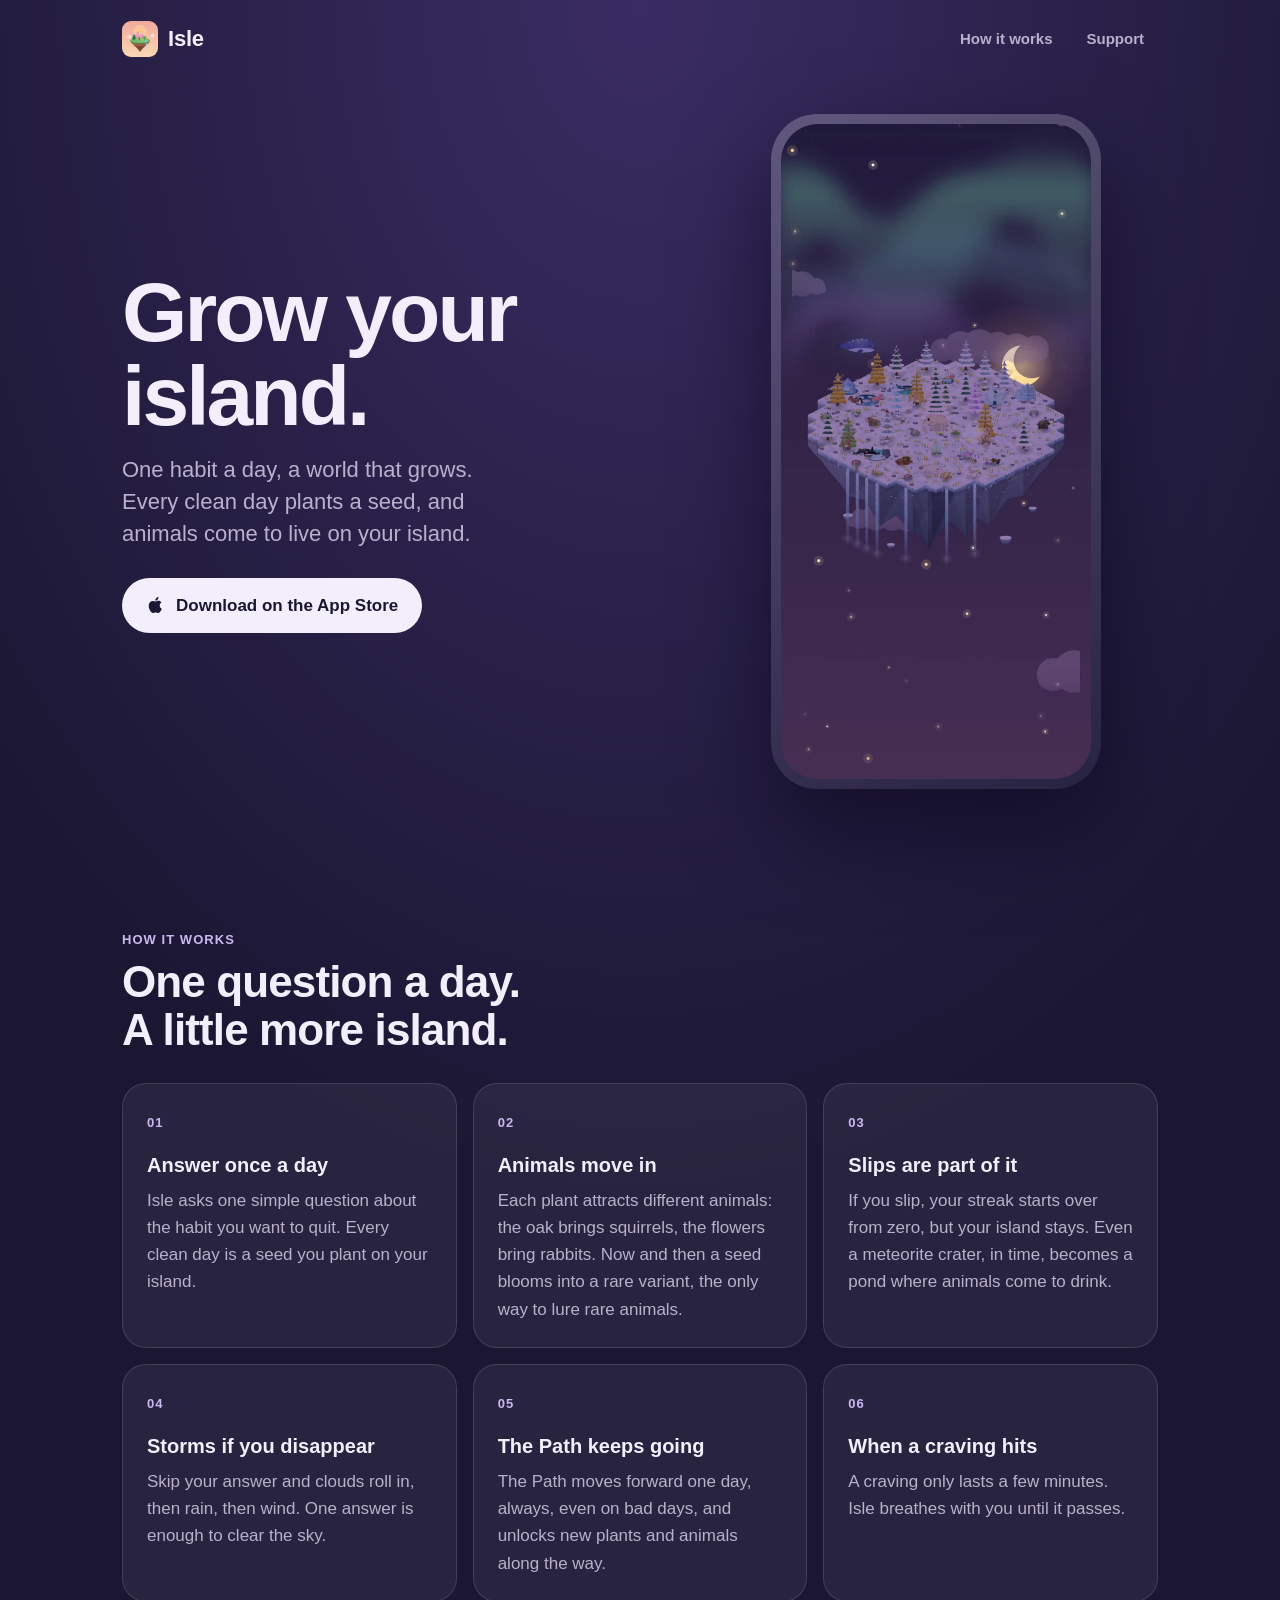
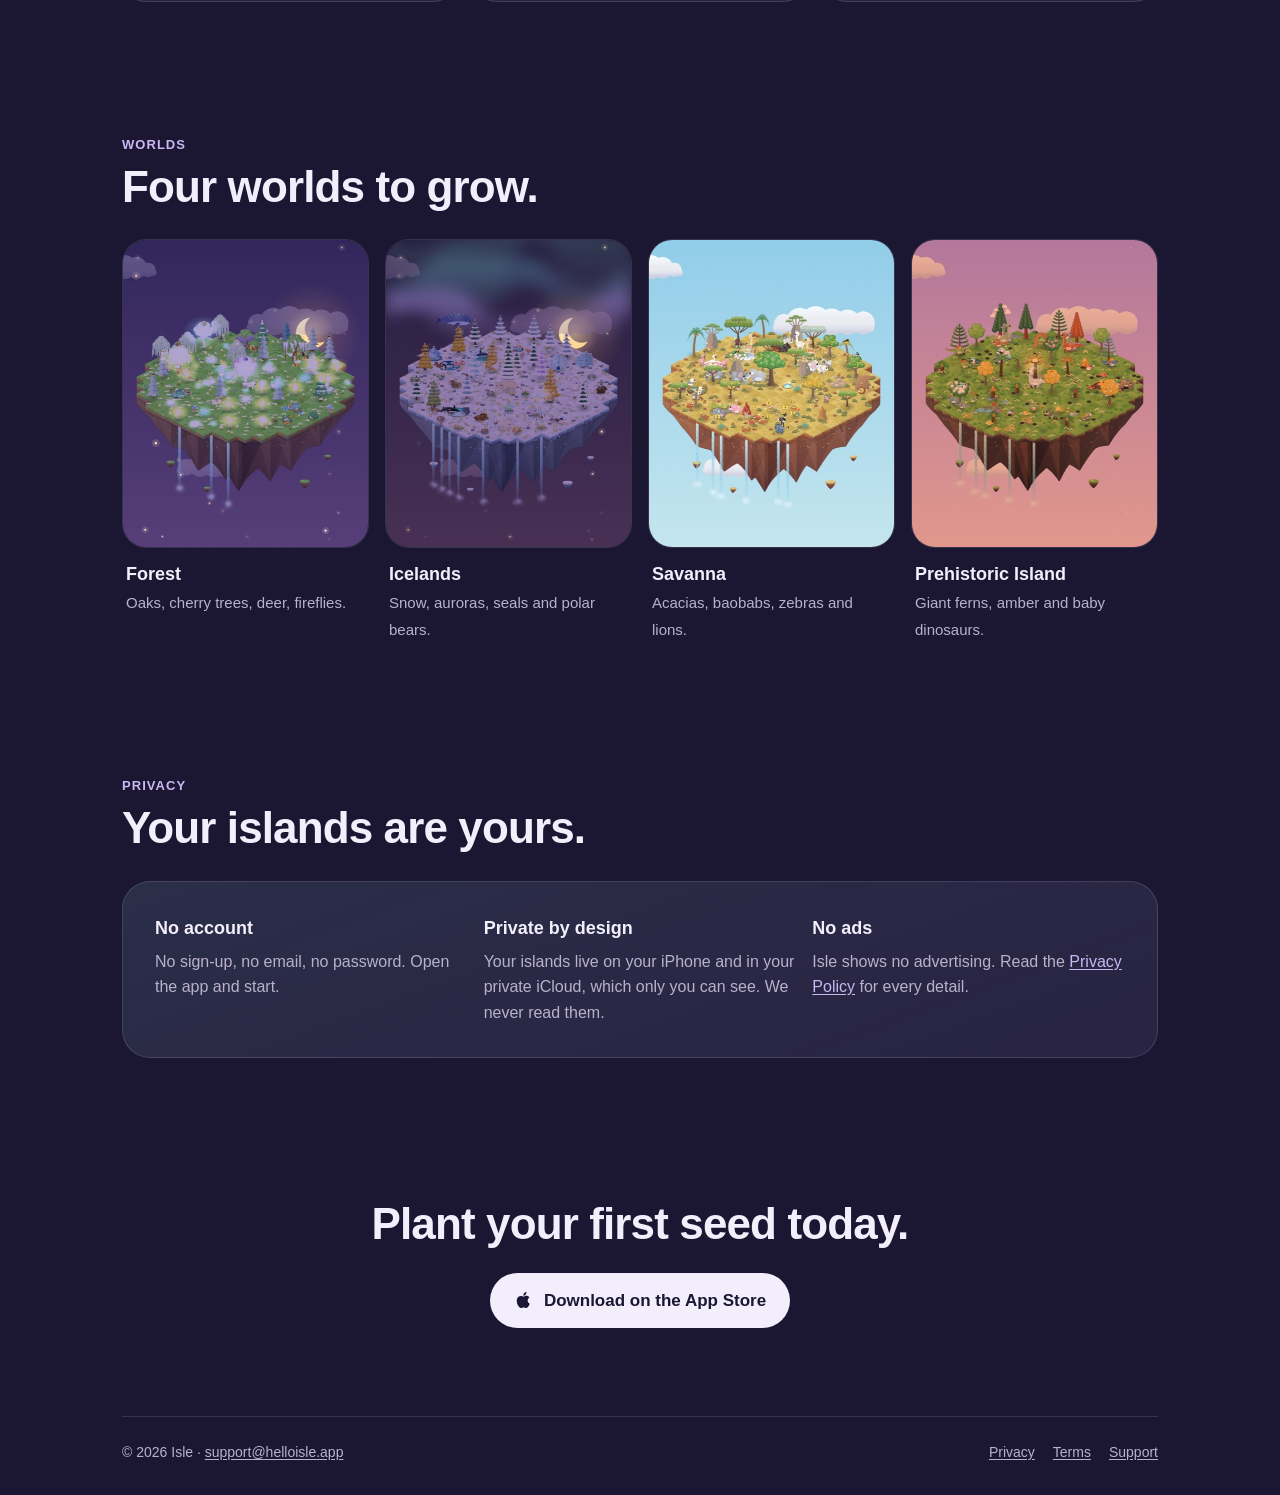
<file: index.html>
<!DOCTYPE html>
<html lang="en">
<head>
<meta charset="utf-8">
<meta name="viewport" content="width=device-width, initial-scale=1, viewport-fit=cover">
<title>Isle — Grow your island, one habit a day</title>
<meta name="description" content="Isle turns quitting a habit into a little world. Every clean day plants a seed, and animals come to live on your island.">
<meta name="theme-color" content="#1b1733">
<meta name="referrer" content="no-referrer">
<meta name="apple-itunes-app" content="app-id=6828420944">
<link rel="canonical" href="https://helloisle.app/">
<meta property="og:type" content="website">
<meta property="og:url" content="https://helloisle.app/">
<meta property="og:title" content="Isle — Grow your island, one habit a day">
<meta property="og:description" content="Every clean day plants a seed, and animals come to live on your island.">
<meta property="og:image" content="https://helloisle.app/assets/island.jpg">
<meta name="twitter:card" content="summary_large_image">
<link rel="icon" type="image/png" sizes="32x32" href="/assets/favicon-32.png">
<link rel="apple-touch-icon" href="/assets/apple-touch-icon.png">
<link rel="stylesheet" href="/assets/home.css">
</head>
<body>

<div class="wrap">
  <header class="top">
    <a class="brand" href="/"><img src="/assets/icon-96.png" alt="" width="36" height="36">Isle</a>
    <nav aria-label="Main">
      <a href="#how">How it works</a>
      <a href="/support">Support</a>
    </nav>
  </header>

  <main>
    <div class="hero">
      <div>
        <h1>Grow your island.</h1>
        <p class="lead">One habit a day, a world that grows. Every clean day plants a seed, and animals come to live on your island.</p>
        <a class="store" href="https://apps.apple.com/app/id6828420944">
          <svg viewBox="0 0 24 24" aria-hidden="true"><path fill="currentColor" d="M16.4 12.6c0-2.4 2-3.6 2.1-3.7-1.1-1.7-2.9-1.9-3.5-1.9-1.5-.2-2.9.9-3.7.9-.8 0-1.9-.9-3.2-.8-1.6 0-3.1 1-4 2.4-1.7 3-.4 7.4 1.2 9.8.8 1.2 1.8 2.5 3 2.4 1.2 0 1.7-.8 3.1-.8 1.5 0 1.9.8 3.2.8 1.3 0 2.2-1.2 3-2.4.9-1.4 1.3-2.7 1.3-2.8 0 0-2.5-1-2.5-3.9zM14 5.5c.7-.8 1.1-1.9 1-3-1 0-2.1.7-2.8 1.5-.6.7-1.2 1.8-1 2.9 1.1.1 2.1-.6 2.8-1.4z"/></svg>
          Download on the App Store
        </a>
      </div>
      <div class="phone">
        <video autoplay muted loop playsinline preload="metadata" poster="/assets/island.jpg" aria-label="An island under the aurora, with animals living on it">
          <source src="/assets/island.mp4" type="video/mp4">
        </video>
      </div>
    </div>

    <section id="how">
      <span class="kicker">How it works</span>
      <h2>One question a day.<br>A little more island.</h2>
      <div class="steps">
        <div class="step">
          <span class="kicker">01</span>
          <h3>Answer once a day</h3>
          <p>Isle asks one simple question about the habit you want to quit. Every clean day is a seed you plant on your island.</p>
        </div>
        <div class="step">
          <span class="kicker">02</span>
          <h3>Animals move in</h3>
          <p>Each plant attracts different animals: the oak brings squirrels, the flowers bring rabbits. Now and then a seed blooms into a rare variant, the only way to lure rare animals.</p>
        </div>
        <div class="step">
          <span class="kicker">03</span>
          <h3>Slips are part of it</h3>
          <p>If you slip, your streak starts over from zero, but your island stays. Even a meteorite crater, in time, becomes a pond where animals come to drink.</p>
        </div>
        <div class="step">
          <span class="kicker">04</span>
          <h3>Storms if you disappear</h3>
          <p>Skip your answer and clouds roll in, then rain, then wind. One answer is enough to clear the sky.</p>
        </div>
        <div class="step">
          <span class="kicker">05</span>
          <h3>The Path keeps going</h3>
          <p>The Path moves forward one day, always, even on bad days, and unlocks new plants and animals along the way.</p>
        </div>
        <div class="step">
          <span class="kicker">06</span>
          <h3>When a craving hits</h3>
          <p>A craving only lasts a few minutes. Isle breathes with you until it passes.</p>
        </div>
      </div>
    </section>

    <section>
      <span class="kicker">Worlds</span>
      <h2>Four worlds to grow.</h2>
      <div class="worlds">
        <figure class="world">
          <img src="/assets/world-foresta-notte-magica.jpg" alt="A forest island at night" width="440" height="900" loading="lazy">
          <figcaption><strong>Forest</strong><span>Oaks, cherry trees, deer, fireflies.</span></figcaption>
        </figure>
        <figure class="world">
          <img src="/assets/world-artico-aurora.jpg" alt="A snowy island under the aurora" width="440" height="900" loading="lazy">
          <figcaption><strong>Icelands</strong><span>Snow, auroras, seals and polar bears.</span></figcaption>
        </figure>
        <figure class="world">
          <img src="/assets/world-savana-sole.jpg" alt="A savanna island in the sun" width="440" height="900" loading="lazy">
          <figcaption><strong>Savanna</strong><span>Acacias, baobabs, zebras and lions.</span></figcaption>
        </figure>
        <figure class="world">
          <img src="/assets/world-dinosauri-tramonto.jpg" alt="A prehistoric island at sunset" width="440" height="900" loading="lazy">
          <figcaption><strong>Prehistoric Island</strong><span>Giant ferns, amber and baby dinosaurs.</span></figcaption>
        </figure>
      </div>
    </section>

    <section>
      <span class="kicker">Privacy</span>
      <h2>Your islands are yours.</h2>
      <div class="promise">
        <div>
          <h3>No account</h3>
          <p>No sign-up, no email, no password. Open the app and start.</p>
        </div>
        <div>
          <h3>Private by design</h3>
          <p>Your islands live on your iPhone and in your private iCloud, which only you can see. We never read them.</p>
        </div>
        <div>
          <h3>No ads</h3>
          <p>Isle shows no advertising. Read the <a href="/privacy">Privacy Policy</a> for every detail.</p>
        </div>
      </div>
    </section>

    <div class="cta">
      <h2>Plant your first seed today.</h2>
      <a class="store" href="https://apps.apple.com/app/id6828420944">
        <svg viewBox="0 0 24 24" aria-hidden="true"><path fill="currentColor" d="M16.4 12.6c0-2.4 2-3.6 2.1-3.7-1.1-1.7-2.9-1.9-3.5-1.9-1.5-.2-2.9.9-3.7.9-.8 0-1.9-.9-3.2-.8-1.6 0-3.1 1-4 2.4-1.7 3-.4 7.4 1.2 9.8.8 1.2 1.8 2.5 3 2.4 1.2 0 1.7-.8 3.1-.8 1.5 0 1.9.8 3.2.8 1.3 0 2.2-1.2 3-2.4.9-1.4 1.3-2.7 1.3-2.8 0 0-2.5-1-2.5-3.9zM14 5.5c.7-.8 1.1-1.9 1-3-1 0-2.1.7-2.8 1.5-.6.7-1.2 1.8-1 2.9 1.1.1 2.1-.6 2.8-1.4z"/></svg>
        Download on the App Store
      </a>
    </div>
  </main>

  <footer>
    <span>© 2026 Isle · <a href="mailto:support@helloisle.app">support@helloisle.app</a></span>
    <nav aria-label="Legal">
      <a href="/privacy">Privacy</a>
      <a href="/terms">Terms</a>
      <a href="/support">Support</a>
    </nav>
  </footer>
</div>

<script>
  if (matchMedia("(prefers-reduced-motion: reduce)").matches) {
    const v = document.querySelector(".phone video");
    v.removeAttribute("autoplay");
    v.pause();
  }
</script>
</body>
</html>
</file>
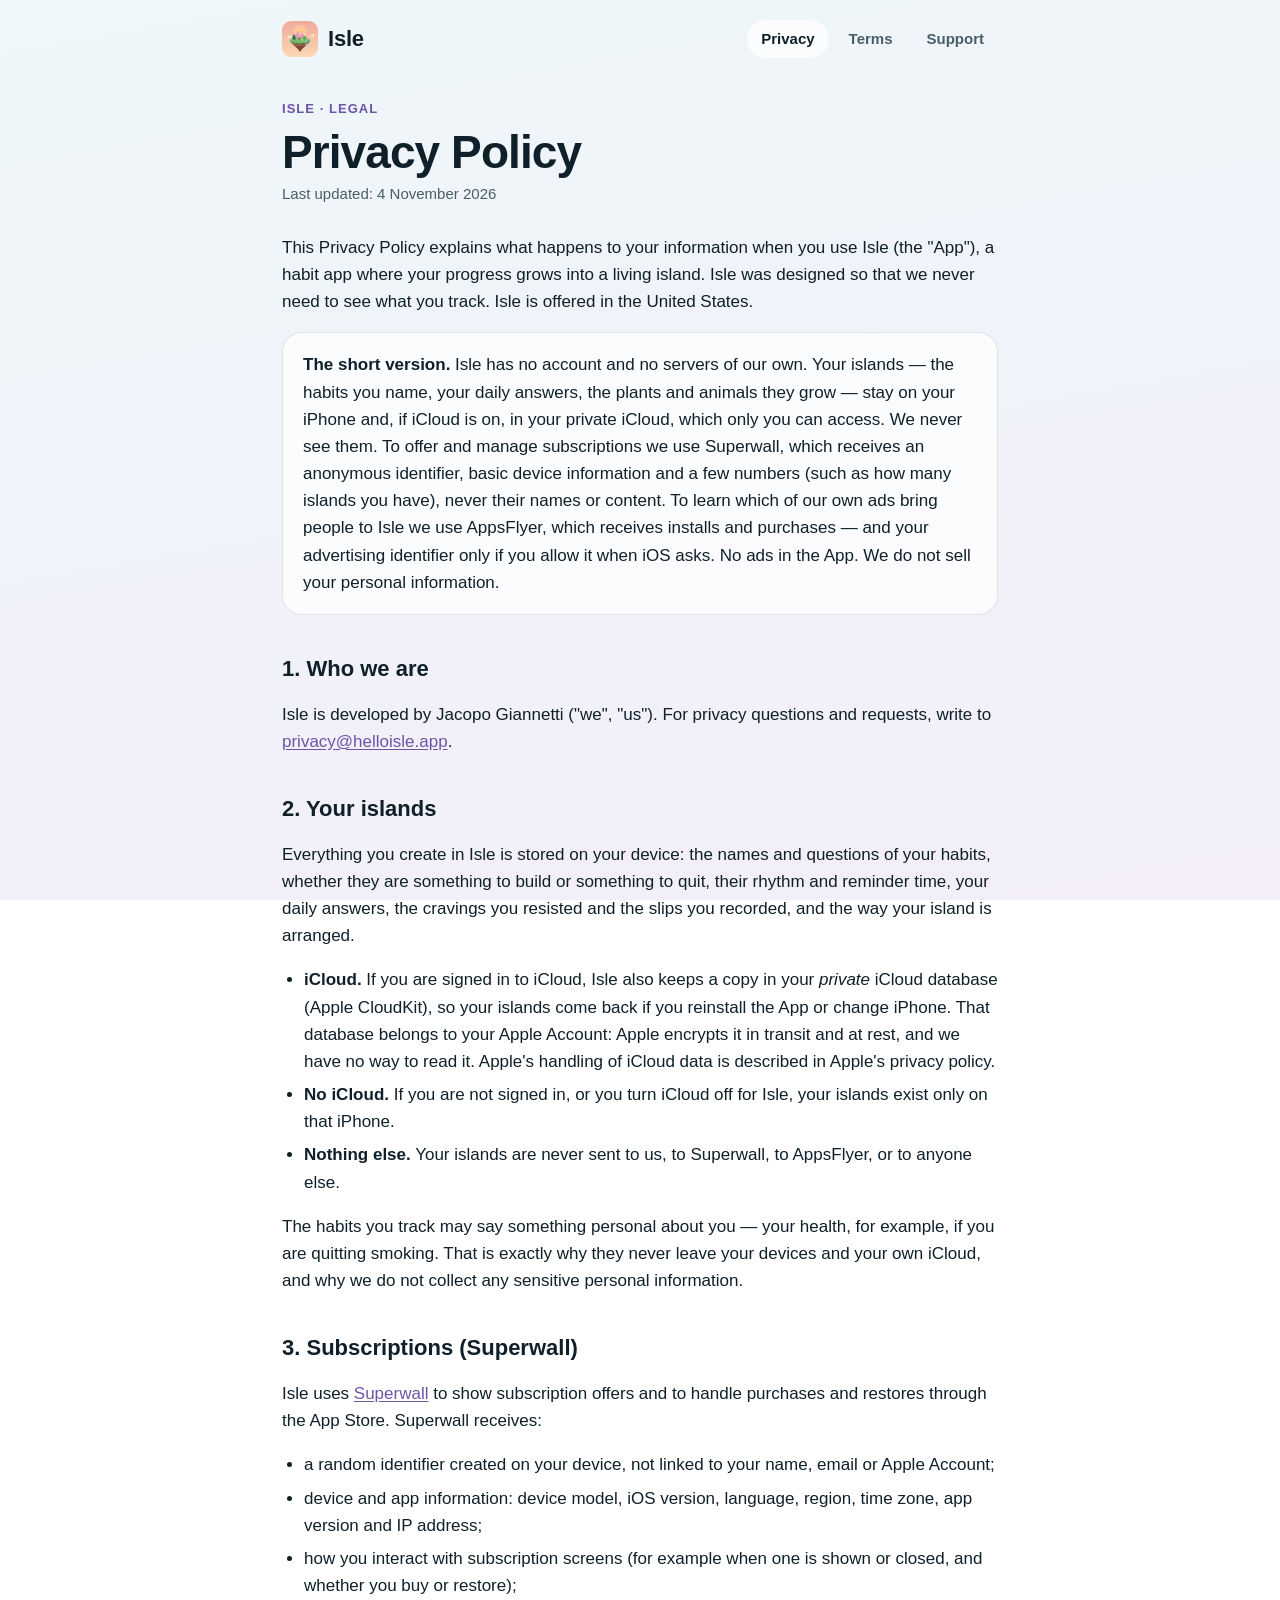
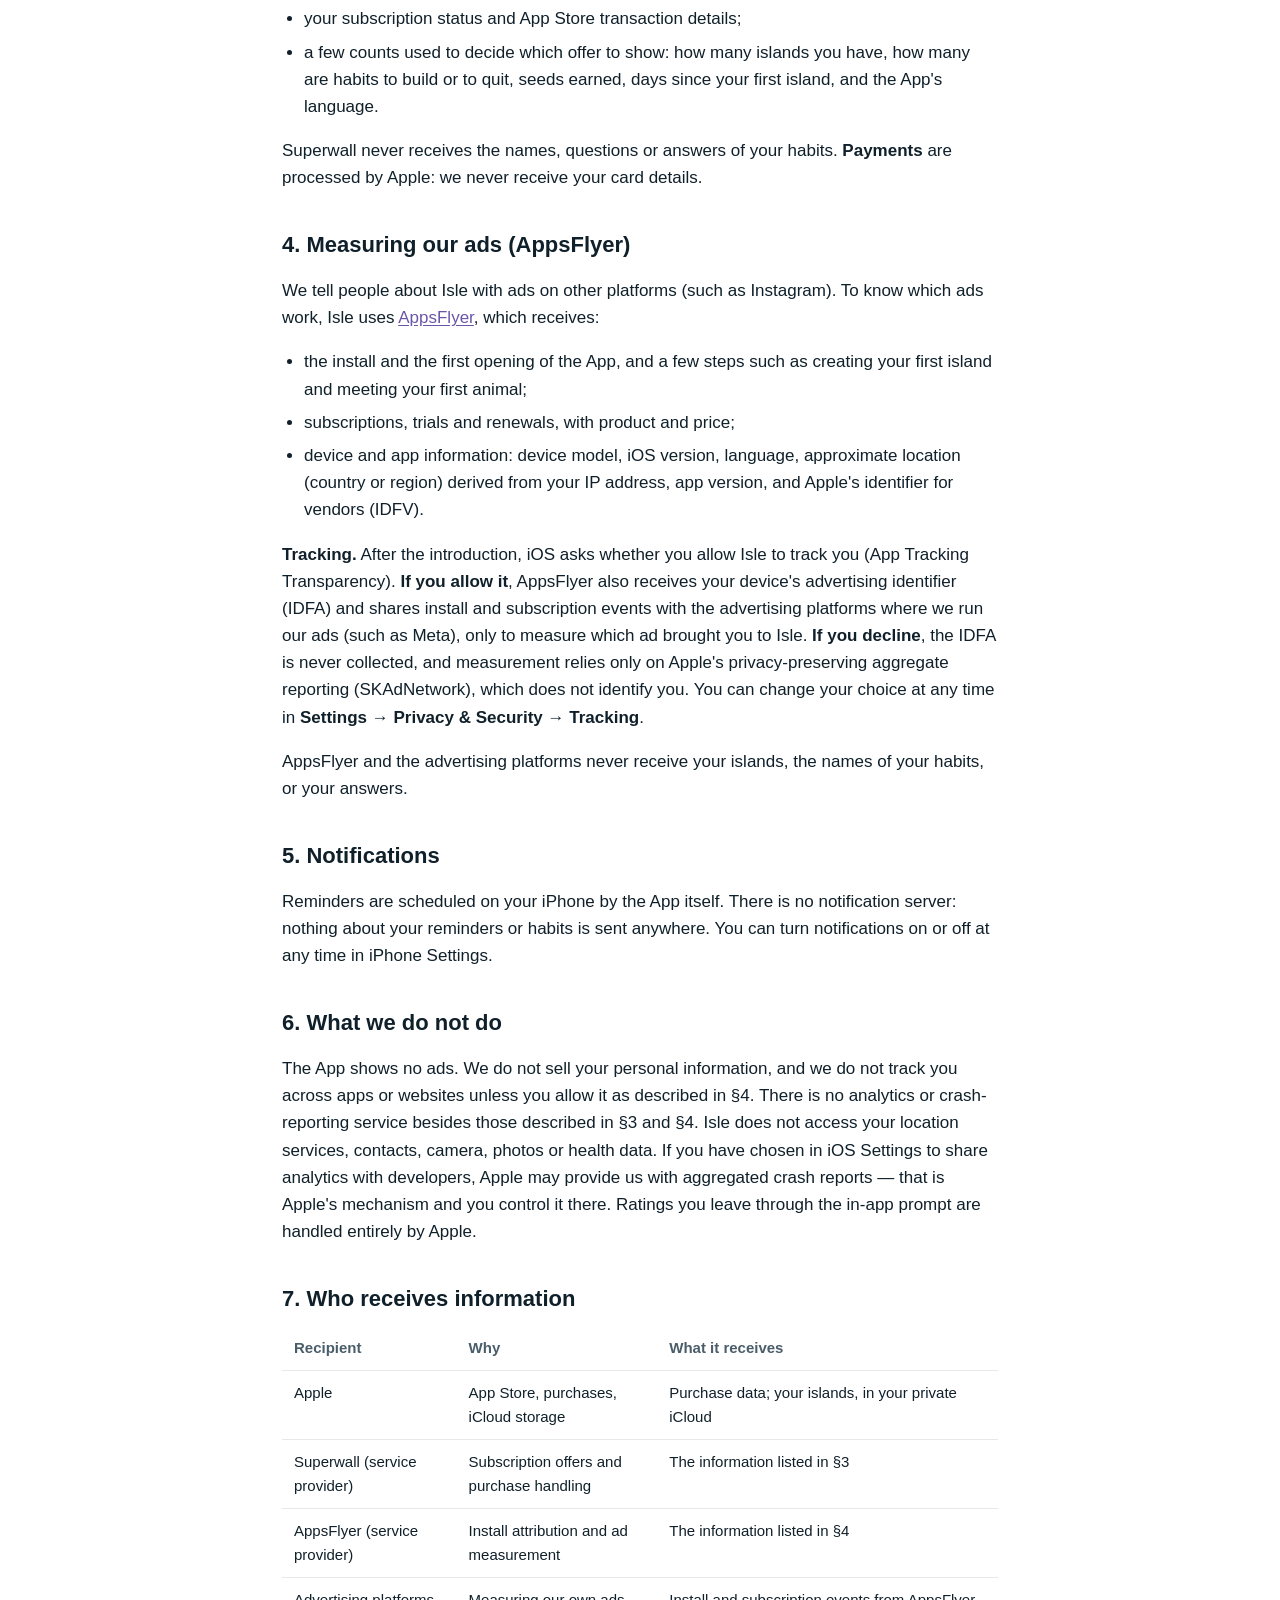
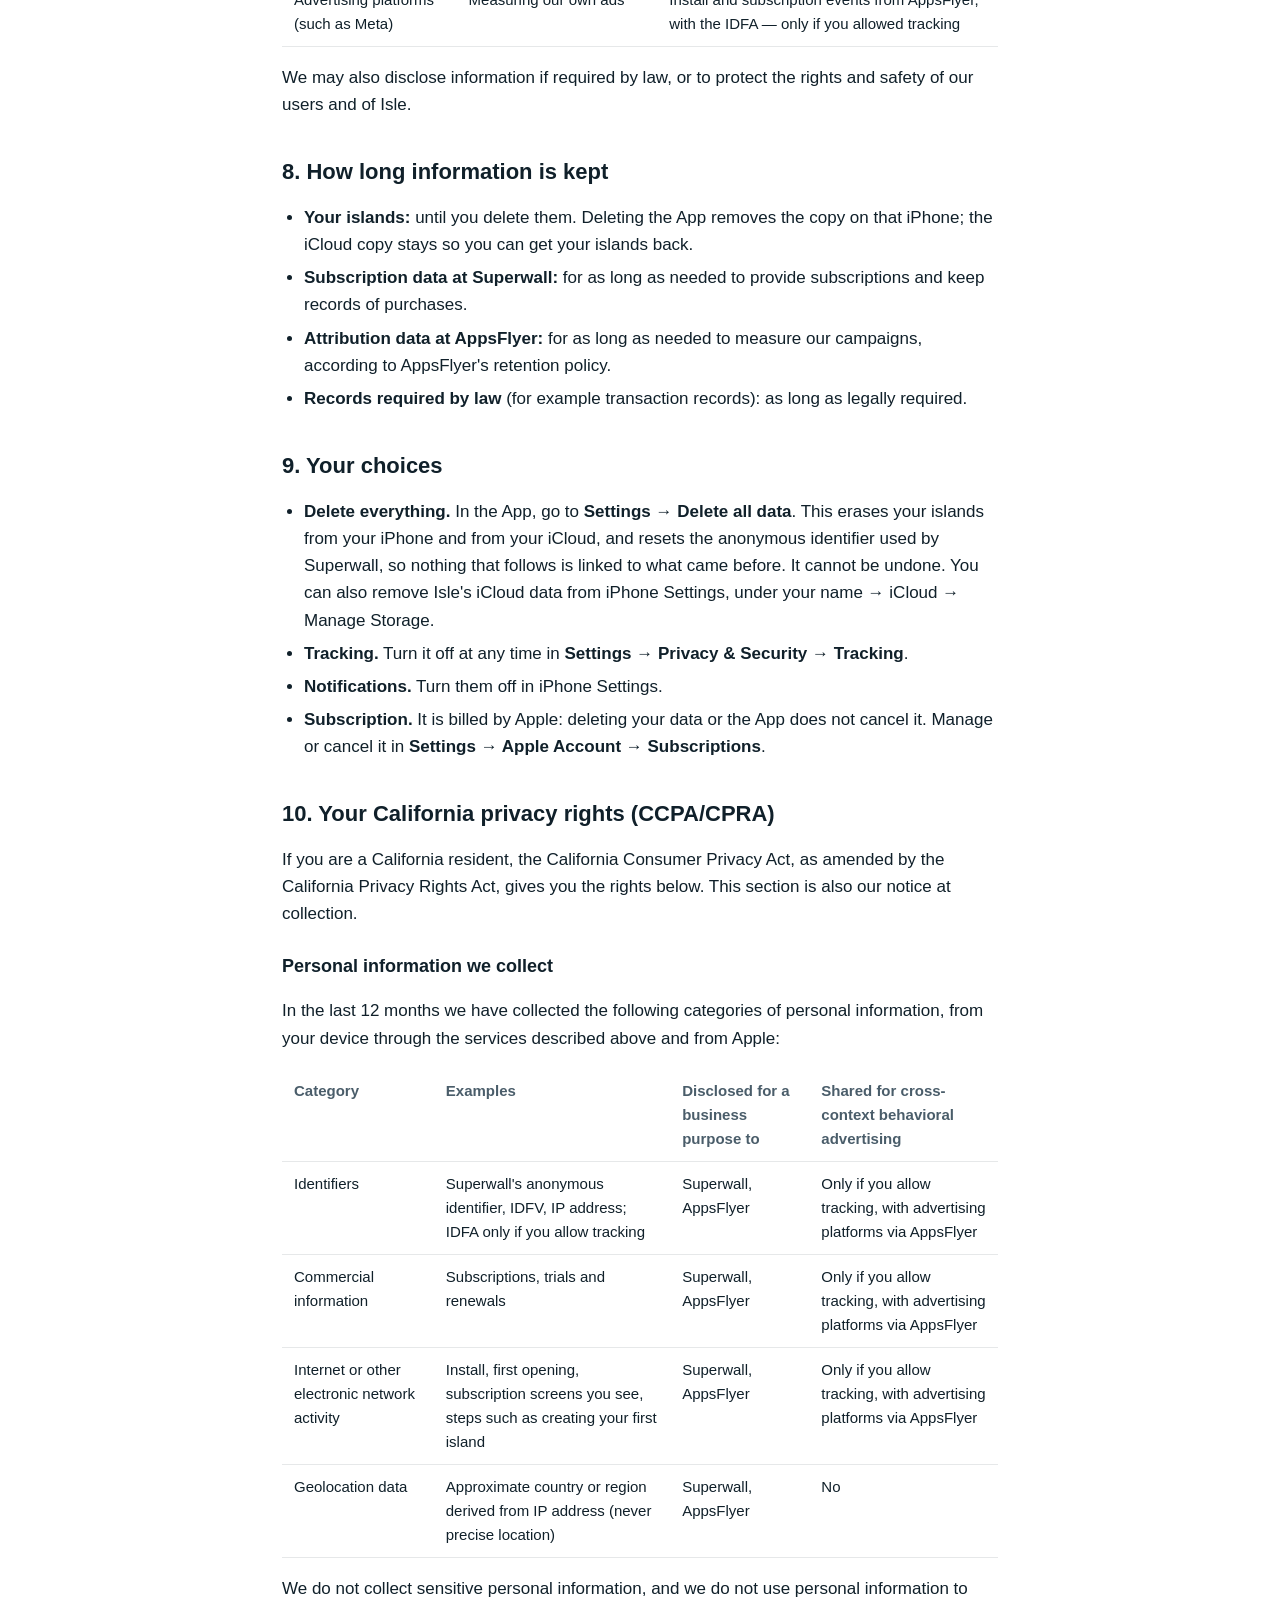
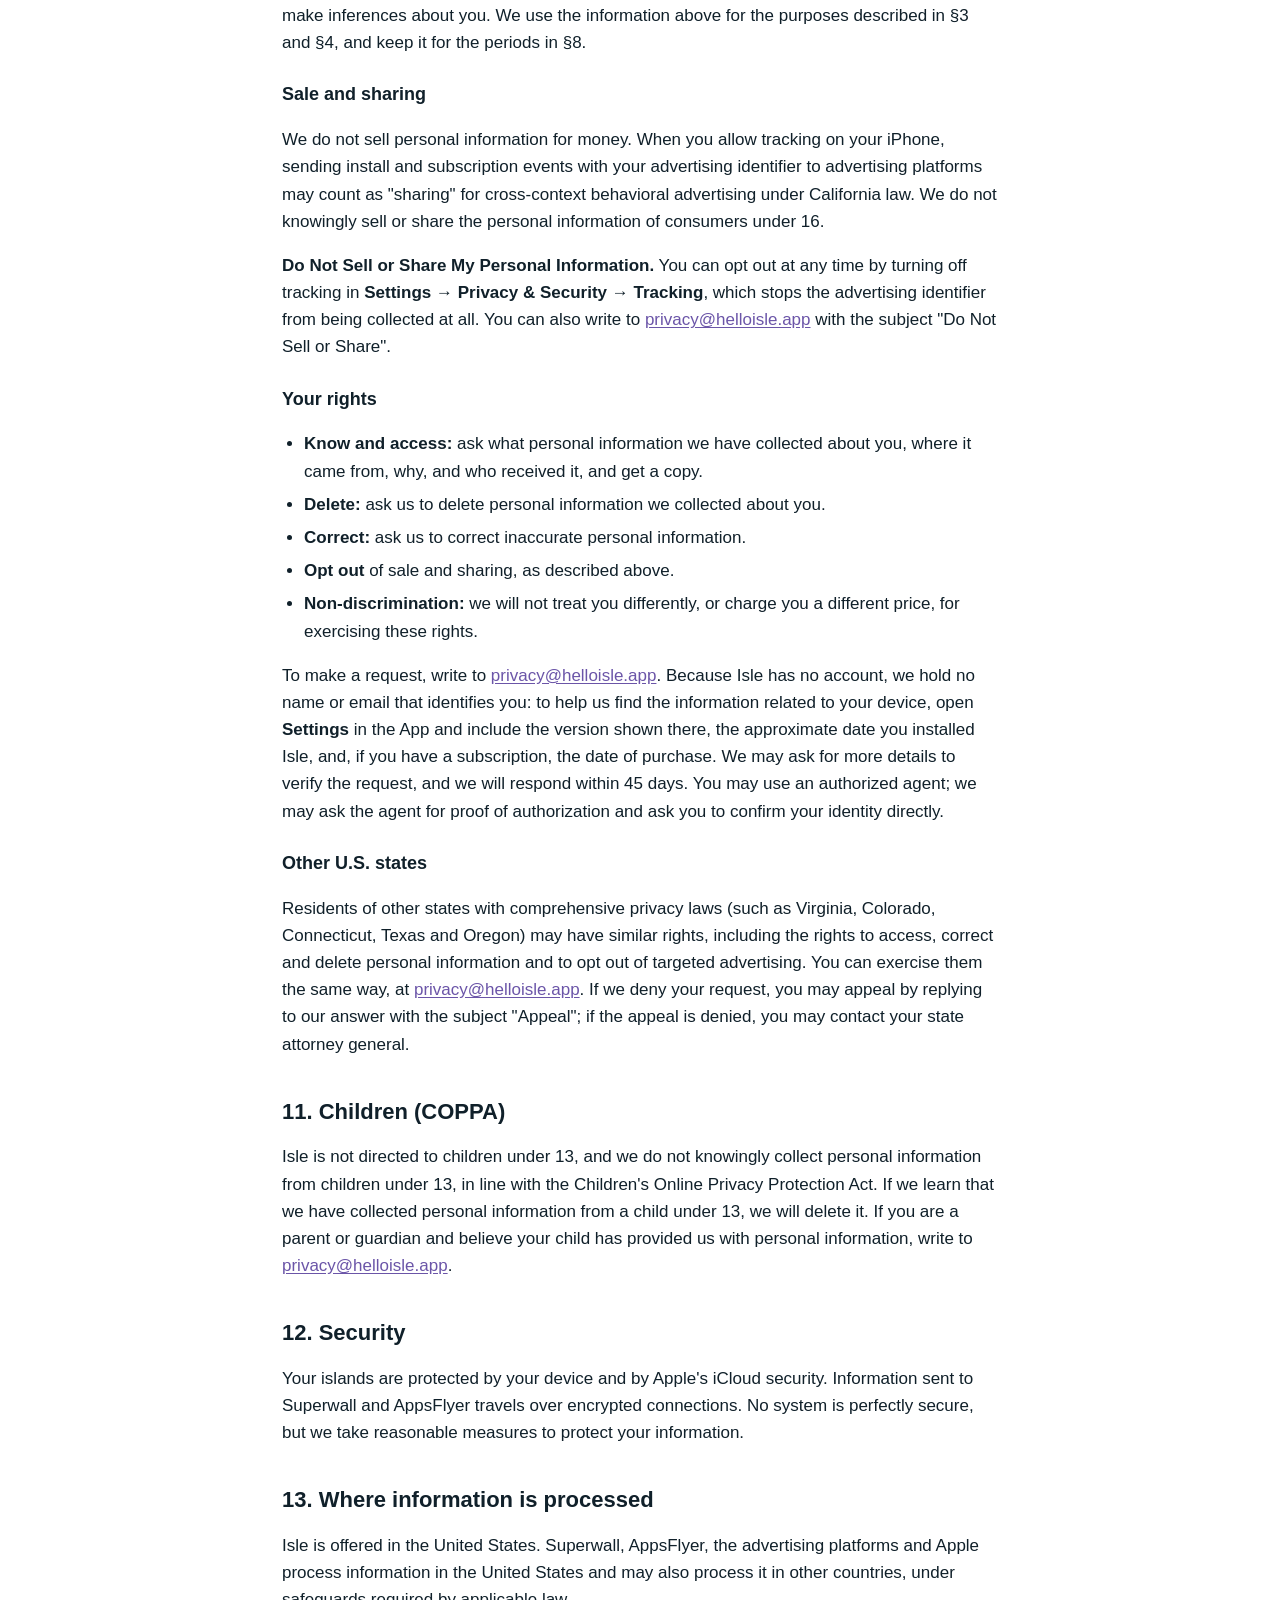
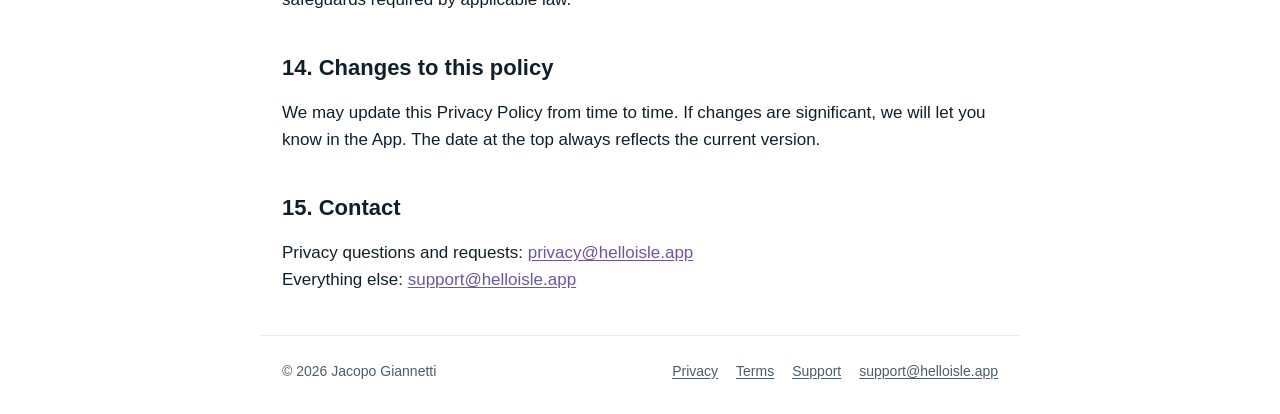
<file: privacy/index.html>
<!DOCTYPE html>
<html lang="en">
<head>
<meta charset="utf-8">
<meta name="viewport" content="width=device-width, initial-scale=1, viewport-fit=cover">
<title>Privacy Policy — Isle</title>
<meta name="description" content="Isle has no account and never sees your islands: they stay on your iPhone and in your private iCloud.">
<meta name="theme-color" content="#eef7f9" media="(prefers-color-scheme: light)">
<meta name="theme-color" content="#1b1733" media="(prefers-color-scheme: dark)">
<meta name="referrer" content="no-referrer">
<link rel="canonical" href="https://helloisle.app/privacy">
<link rel="icon" type="image/png" sizes="32x32" href="/assets/favicon-32.png">
<link rel="apple-touch-icon" href="/assets/apple-touch-icon.png">
<link rel="stylesheet" href="/assets/legal.css">
</head>
<body>

<header class="top">
  <a class="brand" href="/"><img src="/assets/icon-96.png" alt="" width="36" height="36">Isle</a>
  <nav aria-label="Legal">
    <a href="/privacy" aria-current="page">Privacy</a>
    <a href="/terms">Terms</a>
    <a href="/support">Support</a>
  </nav>
</header>

<main>
  <span class="kicker">Isle · Legal</span>
  <h1>Privacy Policy</h1>
  <p class="updated">Last updated: 4 November 2026</p>

  <p>This Privacy Policy explains what happens to your information when you use Isle (the "App"), a habit app where your progress grows into a living island. Isle was designed so that we never need to see what you track. Isle is offered in the United States.</p>

  <div class="callout"><strong>The short version.</strong> Isle has no account and no servers of our own. Your islands — the habits you name, your daily answers, the plants and animals they grow — stay on your iPhone and, if iCloud is on, in your private iCloud, which only you can access. We never see them. To offer and manage subscriptions we use Superwall, which receives an anonymous identifier, basic device information and a few numbers (such as how many islands you have), never their names or content. To learn which of our own ads bring people to Isle we use AppsFlyer, which receives installs and purchases — and your advertising identifier only if you allow it when iOS asks. No ads in the App. We do not sell your personal information.</div>

  <h2 id="who-we-are">1. Who we are</h2>
  <p>Isle is developed by Jacopo Giannetti ("we", "us"). For privacy questions and requests, write to <a href="mailto:privacy@helloisle.app">privacy@helloisle.app</a>.</p>

  <h2 id="your-islands">2. Your islands</h2>
  <p>Everything you create in Isle is stored on your device: the names and questions of your habits, whether they are something to build or something to quit, their rhythm and reminder time, your daily answers, the cravings you resisted and the slips you recorded, and the way your island is arranged.</p>
  <ul>
    <li><strong>iCloud.</strong> If you are signed in to iCloud, Isle also keeps a copy in your <em>private</em> iCloud database (Apple CloudKit), so your islands come back if you reinstall the App or change iPhone. That database belongs to your Apple Account: Apple encrypts it in transit and at rest, and we have no way to read it. Apple's handling of iCloud data is described in Apple's privacy policy.</li>
    <li><strong>No iCloud.</strong> If you are not signed in, or you turn iCloud off for Isle, your islands exist only on that iPhone.</li>
    <li><strong>Nothing else.</strong> Your islands are never sent to us, to Superwall, to AppsFlyer, or to anyone else.</li>
  </ul>
  <p>The habits you track may say something personal about you — your health, for example, if you are quitting smoking. That is exactly why they never leave your devices and your own iCloud, and why we do not collect any sensitive personal information.</p>

  <h2 id="subscriptions">3. Subscriptions (Superwall)</h2>
  <p>Isle uses <a href="https://superwall.com/privacy">Superwall</a> to show subscription offers and to handle purchases and restores through the App Store. Superwall receives:</p>
  <ul>
    <li>a random identifier created on your device, not linked to your name, email or Apple Account;</li>
    <li>device and app information: device model, iOS version, language, region, time zone, app version and IP address;</li>
    <li>how you interact with subscription screens (for example when one is shown or closed, and whether you buy or restore);</li>
    <li>your subscription status and App Store transaction details;</li>
    <li>a few counts used to decide which offer to show: how many islands you have, how many are habits to build or to quit, seeds earned, days since your first island, and the App's language.</li>
  </ul>
  <p>Superwall never receives the names, questions or answers of your habits. <strong>Payments</strong> are processed by Apple: we never receive your card details.</p>

  <h2 id="attribution">4. Measuring our ads (AppsFlyer)</h2>
  <p>We tell people about Isle with ads on other platforms (such as Instagram). To know which ads work, Isle uses <a href="https://www.appsflyer.com/legal/services-privacy-policy/">AppsFlyer</a>, which receives:</p>
  <ul>
    <li>the install and the first opening of the App, and a few steps such as creating your first island and meeting your first animal;</li>
    <li>subscriptions, trials and renewals, with product and price;</li>
    <li>device and app information: device model, iOS version, language, approximate location (country or region) derived from your IP address, app version, and Apple's identifier for vendors (IDFV).</li>
  </ul>
  <p><strong>Tracking.</strong> After the introduction, iOS asks whether you allow Isle to track you (App Tracking Transparency). <strong>If you allow it</strong>, AppsFlyer also receives your device's advertising identifier (IDFA) and shares install and subscription events with the advertising platforms where we run our ads (such as Meta), only to measure which ad brought you to Isle. <strong>If you decline</strong>, the IDFA is never collected, and measurement relies only on Apple's privacy-preserving aggregate reporting (SKAdNetwork), which does not identify you. You can change your choice at any time in <strong>Settings → Privacy &amp; Security → Tracking</strong>.</p>
  <p>AppsFlyer and the advertising platforms never receive your islands, the names of your habits, or your answers.</p>

  <h2 id="notifications">5. Notifications</h2>
  <p>Reminders are scheduled on your iPhone by the App itself. There is no notification server: nothing about your reminders or habits is sent anywhere. You can turn notifications on or off at any time in iPhone Settings.</p>

  <h2 id="what-we-do-not-do">6. What we do not do</h2>
  <p>The App shows no ads. We do not sell your personal information, and we do not track you across apps or websites unless you allow it as described in §4. There is no analytics or crash-reporting service besides those described in §3 and §4. Isle does not access your location services, contacts, camera, photos or health data. If you have chosen in iOS Settings to share analytics with developers, Apple may provide us with aggregated crash reports — that is Apple's mechanism and you control it there. Ratings you leave through the in-app prompt are handled entirely by Apple.</p>

  <h2 id="providers">7. Who receives information</h2>
  <div class="table"><table>
    <thead><tr><th>Recipient</th><th>Why</th><th>What it receives</th></tr></thead>
    <tbody>
      <tr><td>Apple</td><td>App Store, purchases, iCloud storage</td><td>Purchase data; your islands, in your private iCloud</td></tr>
      <tr><td>Superwall (service provider)</td><td>Subscription offers and purchase handling</td><td>The information listed in §3</td></tr>
      <tr><td>AppsFlyer (service provider)</td><td>Install attribution and ad measurement</td><td>The information listed in §4</td></tr>
      <tr><td>Advertising platforms (such as Meta)</td><td>Measuring our own ads</td><td>Install and subscription events from AppsFlyer, with the IDFA — only if you allowed tracking</td></tr>
    </tbody>
  </table></div>
  <p>We may also disclose information if required by law, or to protect the rights and safety of our users and of Isle.</p>

  <h2 id="retention">8. How long information is kept</h2>
  <ul>
    <li><strong>Your islands:</strong> until you delete them. Deleting the App removes the copy on that iPhone; the iCloud copy stays so you can get your islands back.</li>
    <li><strong>Subscription data at Superwall:</strong> for as long as needed to provide subscriptions and keep records of purchases.</li>
    <li><strong>Attribution data at AppsFlyer:</strong> for as long as needed to measure our campaigns, according to AppsFlyer's retention policy.</li>
    <li><strong>Records required by law</strong> (for example transaction records): as long as legally required.</li>
  </ul>

  <h2 id="choices">9. Your choices</h2>
  <ul>
    <li><strong>Delete everything.</strong> In the App, go to <strong>Settings → Delete all data</strong>. This erases your islands from your iPhone and from your iCloud, and resets the anonymous identifier used by Superwall, so nothing that follows is linked to what came before. It cannot be undone. You can also remove Isle's iCloud data from iPhone Settings, under your name → iCloud → Manage Storage.</li>
    <li><strong>Tracking.</strong> Turn it off at any time in <strong>Settings → Privacy &amp; Security → Tracking</strong>.</li>
    <li><strong>Notifications.</strong> Turn them off in iPhone Settings.</li>
    <li><strong>Subscription.</strong> It is billed by Apple: deleting your data or the App does not cancel it. Manage or cancel it in <strong>Settings → Apple Account → Subscriptions</strong>.</li>
  </ul>

  <h2 id="california">10. Your California privacy rights (CCPA/CPRA)</h2>
  <p>If you are a California resident, the California Consumer Privacy Act, as amended by the California Privacy Rights Act, gives you the rights below. This section is also our notice at collection.</p>

  <h3>Personal information we collect</h3>
  <p>In the last 12 months we have collected the following categories of personal information, from your device through the services described above and from Apple:</p>
  <div class="table"><table>
    <thead><tr><th>Category</th><th>Examples</th><th>Disclosed for a business purpose to</th><th>Shared for cross-context behavioral advertising</th></tr></thead>
    <tbody>
      <tr><td>Identifiers</td><td>Superwall's anonymous identifier, IDFV, IP address; IDFA only if you allow tracking</td><td>Superwall, AppsFlyer</td><td>Only if you allow tracking, with advertising platforms via AppsFlyer</td></tr>
      <tr><td>Commercial information</td><td>Subscriptions, trials and renewals</td><td>Superwall, AppsFlyer</td><td>Only if you allow tracking, with advertising platforms via AppsFlyer</td></tr>
      <tr><td>Internet or other electronic network activity</td><td>Install, first opening, subscription screens you see, steps such as creating your first island</td><td>Superwall, AppsFlyer</td><td>Only if you allow tracking, with advertising platforms via AppsFlyer</td></tr>
      <tr><td>Geolocation data</td><td>Approximate country or region derived from IP address (never precise location)</td><td>Superwall, AppsFlyer</td><td>No</td></tr>
    </tbody>
  </table></div>
  <p>We do not collect sensitive personal information, and we do not use personal information to make inferences about you. We use the information above for the purposes described in §3 and §4, and keep it for the periods in §8.</p>

  <h3>Sale and sharing</h3>
  <p>We do not sell personal information for money. When you allow tracking on your iPhone, sending install and subscription events with your advertising identifier to advertising platforms may count as "sharing" for cross-context behavioral advertising under California law. We do not knowingly sell or share the personal information of consumers under 16.</p>
  <p><strong>Do Not Sell or Share My Personal Information.</strong> You can opt out at any time by turning off tracking in <strong>Settings → Privacy &amp; Security → Tracking</strong>, which stops the advertising identifier from being collected at all. You can also write to <a href="mailto:privacy@helloisle.app">privacy@helloisle.app</a> with the subject "Do Not Sell or Share".</p>

  <h3>Your rights</h3>
  <ul>
    <li><strong>Know and access:</strong> ask what personal information we have collected about you, where it came from, why, and who received it, and get a copy.</li>
    <li><strong>Delete:</strong> ask us to delete personal information we collected about you.</li>
    <li><strong>Correct:</strong> ask us to correct inaccurate personal information.</li>
    <li><strong>Opt out</strong> of sale and sharing, as described above.</li>
    <li><strong>Non-discrimination:</strong> we will not treat you differently, or charge you a different price, for exercising these rights.</li>
  </ul>
  <p>To make a request, write to <a href="mailto:privacy@helloisle.app">privacy@helloisle.app</a>. Because Isle has no account, we hold no name or email that identifies you: to help us find the information related to your device, open <strong>Settings</strong> in the App and include the version shown there, the approximate date you installed Isle, and, if you have a subscription, the date of purchase. We may ask for more details to verify the request, and we will respond within 45 days. You may use an authorized agent; we may ask the agent for proof of authorization and ask you to confirm your identity directly.</p>

  <h3>Other U.S. states</h3>
  <p>Residents of other states with comprehensive privacy laws (such as Virginia, Colorado, Connecticut, Texas and Oregon) may have similar rights, including the rights to access, correct and delete personal information and to opt out of targeted advertising. You can exercise them the same way, at <a href="mailto:privacy@helloisle.app">privacy@helloisle.app</a>. If we deny your request, you may appeal by replying to our answer with the subject "Appeal"; if the appeal is denied, you may contact your state attorney general.</p>

  <h2 id="children">11. Children (COPPA)</h2>
  <p>Isle is not directed to children under 13, and we do not knowingly collect personal information from children under 13, in line with the Children's Online Privacy Protection Act. If we learn that we have collected personal information from a child under 13, we will delete it. If you are a parent or guardian and believe your child has provided us with personal information, write to <a href="mailto:privacy@helloisle.app">privacy@helloisle.app</a>.</p>

  <h2 id="security">12. Security</h2>
  <p>Your islands are protected by your device and by Apple's iCloud security. Information sent to Superwall and AppsFlyer travels over encrypted connections. No system is perfectly secure, but we take reasonable measures to protect your information.</p>

  <h2 id="location">13. Where information is processed</h2>
  <p>Isle is offered in the United States. Superwall, AppsFlyer, the advertising platforms and Apple process information in the United States and may also process it in other countries, under safeguards required by applicable law.</p>

  <h2 id="changes">14. Changes to this policy</h2>
  <p>We may update this Privacy Policy from time to time. If changes are significant, we will let you know in the App. The date at the top always reflects the current version.</p>

  <h2 id="contact">15. Contact</h2>
  <p>Privacy questions and requests: <a href="mailto:privacy@helloisle.app">privacy@helloisle.app</a><br>Everything else: <a href="mailto:support@helloisle.app">support@helloisle.app</a></p>
</main>

<footer>
  <span>© 2026 Jacopo Giannetti</span>
  <nav aria-label="Footer"><a href="/privacy">Privacy</a><a href="/terms">Terms</a><a href="/support">Support</a><a href="mailto:support@helloisle.app">support@helloisle.app</a></nav>
</footer>

</body>
</html>
</file>
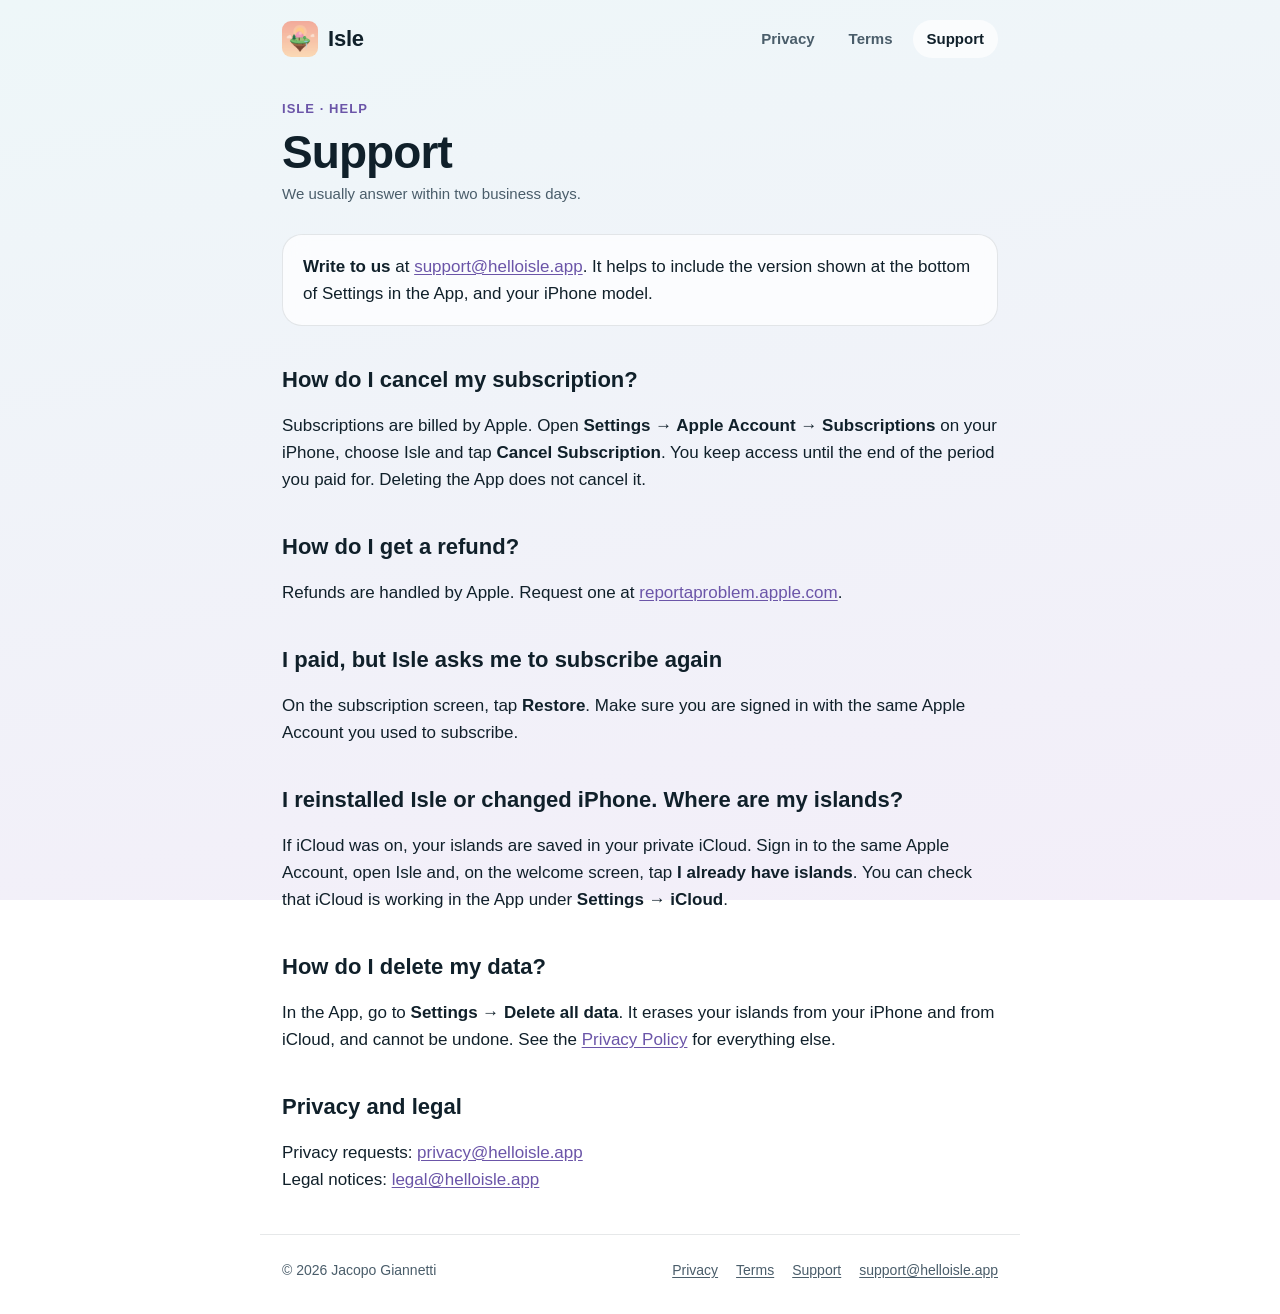
<file: support/index.html>
<!DOCTYPE html>
<html lang="en">
<head>
<meta charset="utf-8">
<meta name="viewport" content="width=device-width, initial-scale=1, viewport-fit=cover">
<title>Support — Isle</title>
<meta name="description" content="Help with Isle: subscriptions, restoring purchases, iCloud and your islands.">
<meta name="theme-color" content="#eef7f9" media="(prefers-color-scheme: light)">
<meta name="theme-color" content="#1b1733" media="(prefers-color-scheme: dark)">
<meta name="referrer" content="no-referrer">
<link rel="canonical" href="https://helloisle.app/support">
<link rel="icon" type="image/png" sizes="32x32" href="/assets/favicon-32.png">
<link rel="apple-touch-icon" href="/assets/apple-touch-icon.png">
<link rel="stylesheet" href="/assets/legal.css">
</head>
<body>

<header class="top">
  <a class="brand" href="/"><img src="/assets/icon-96.png" alt="" width="36" height="36">Isle</a>
  <nav aria-label="Legal">
    <a href="/privacy">Privacy</a>
    <a href="/terms">Terms</a>
    <a href="/support" aria-current="page">Support</a>
  </nav>
</header>

<main>
  <span class="kicker">Isle · Help</span>
  <h1>Support</h1>
  <p class="updated">We usually answer within two business days.</p>

  <div class="callout"><strong>Write to us</strong> at <a href="mailto:support@helloisle.app">support@helloisle.app</a>. It helps to include the version shown at the bottom of Settings in the App, and your iPhone model.</div>

  <h2 id="cancel">How do I cancel my subscription?</h2>
  <p>Subscriptions are billed by Apple. Open <strong>Settings → Apple Account → Subscriptions</strong> on your iPhone, choose Isle and tap <strong>Cancel Subscription</strong>. You keep access until the end of the period you paid for. Deleting the App does not cancel it.</p>

  <h2 id="refund">How do I get a refund?</h2>
  <p>Refunds are handled by Apple. Request one at <a href="https://reportaproblem.apple.com">reportaproblem.apple.com</a>.</p>

  <h2 id="restore">I paid, but Isle asks me to subscribe again</h2>
  <p>On the subscription screen, tap <strong>Restore</strong>. Make sure you are signed in with the same Apple Account you used to subscribe.</p>

  <h2 id="islands">I reinstalled Isle or changed iPhone. Where are my islands?</h2>
  <p>If iCloud was on, your islands are saved in your private iCloud. Sign in to the same Apple Account, open Isle and, on the welcome screen, tap <strong>I already have islands</strong>. You can check that iCloud is working in the App under <strong>Settings → iCloud</strong>.</p>

  <h2 id="delete">How do I delete my data?</h2>
  <p>In the App, go to <strong>Settings → Delete all data</strong>. It erases your islands from your iPhone and from iCloud, and cannot be undone. See the <a href="/privacy">Privacy Policy</a> for everything else.</p>

  <h2 id="other">Privacy and legal</h2>
  <p>Privacy requests: <a href="mailto:privacy@helloisle.app">privacy@helloisle.app</a><br>Legal notices: <a href="mailto:legal@helloisle.app">legal@helloisle.app</a></p>
</main>

<footer>
  <span>© 2026 Jacopo Giannetti</span>
  <nav aria-label="Footer"><a href="/privacy">Privacy</a><a href="/terms">Terms</a><a href="/support">Support</a><a href="mailto:support@helloisle.app">support@helloisle.app</a></nav>
</footer>

</body>
</html>
</file>
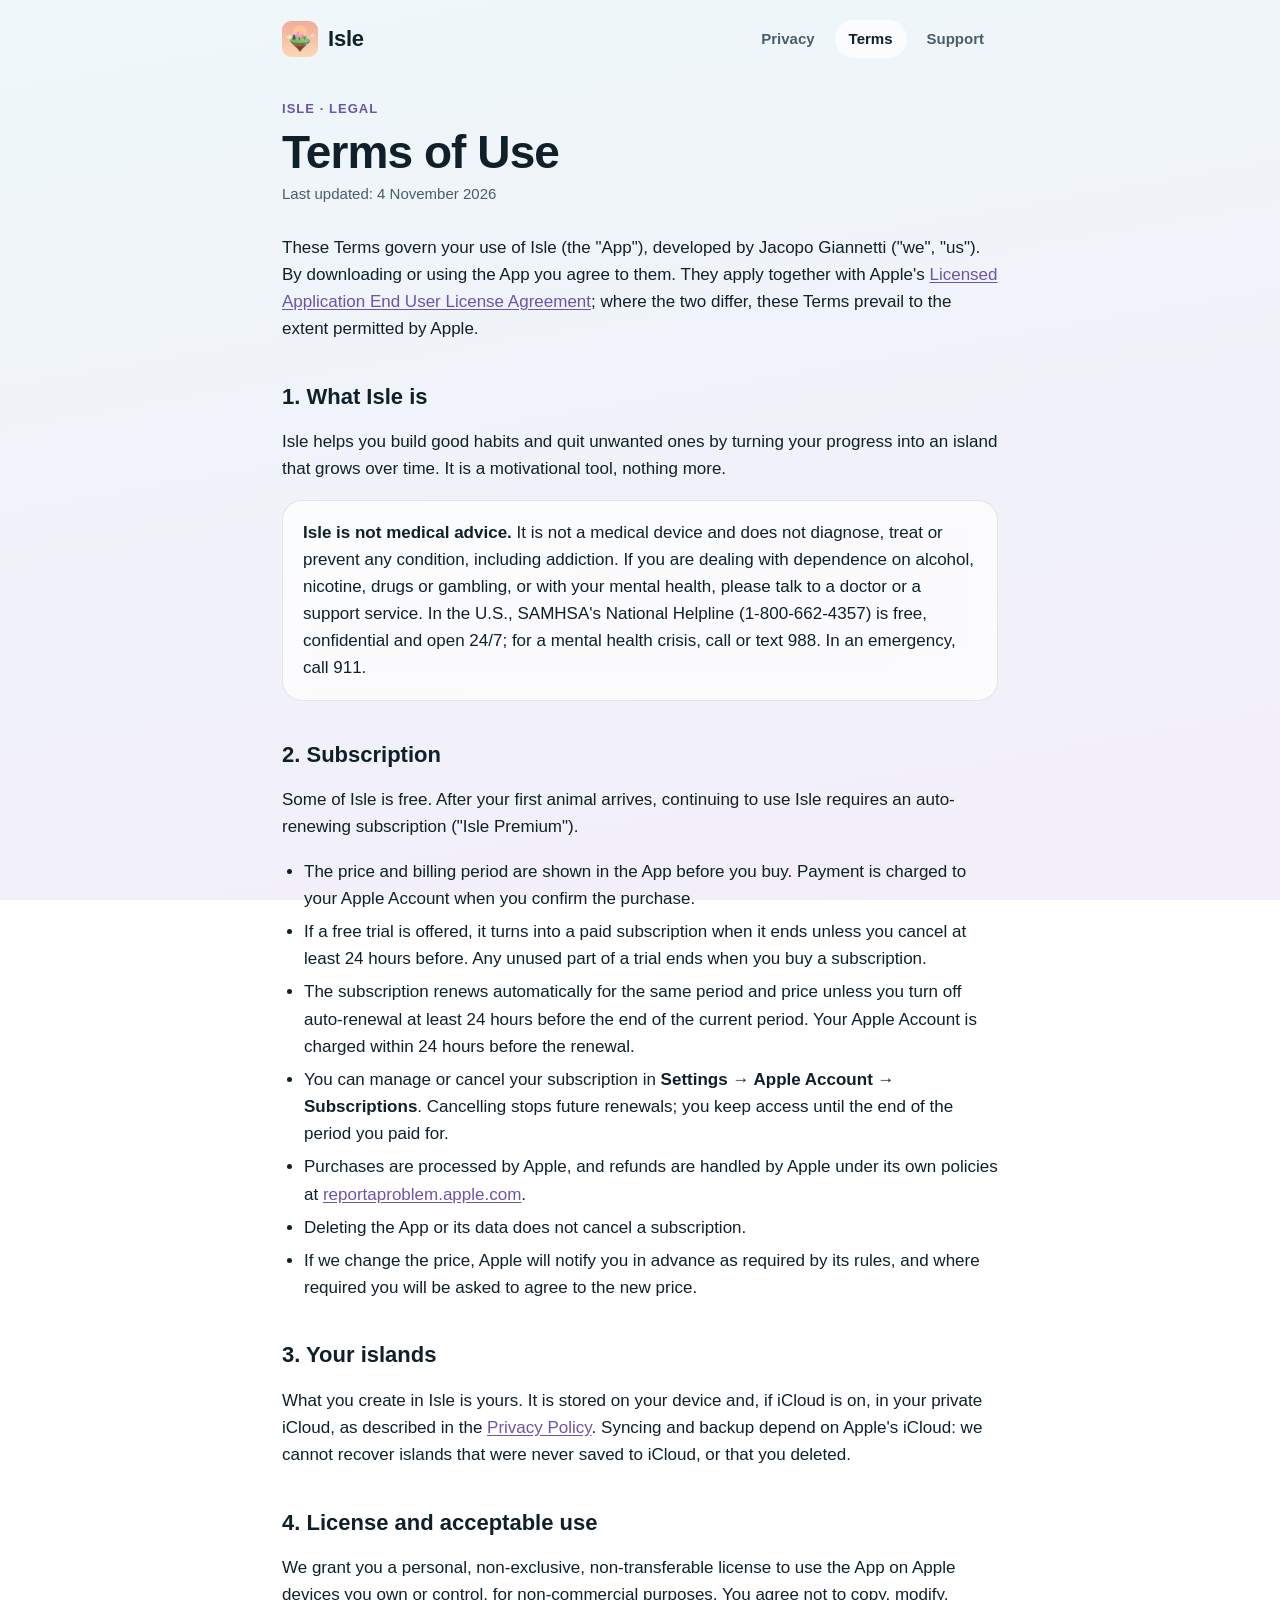
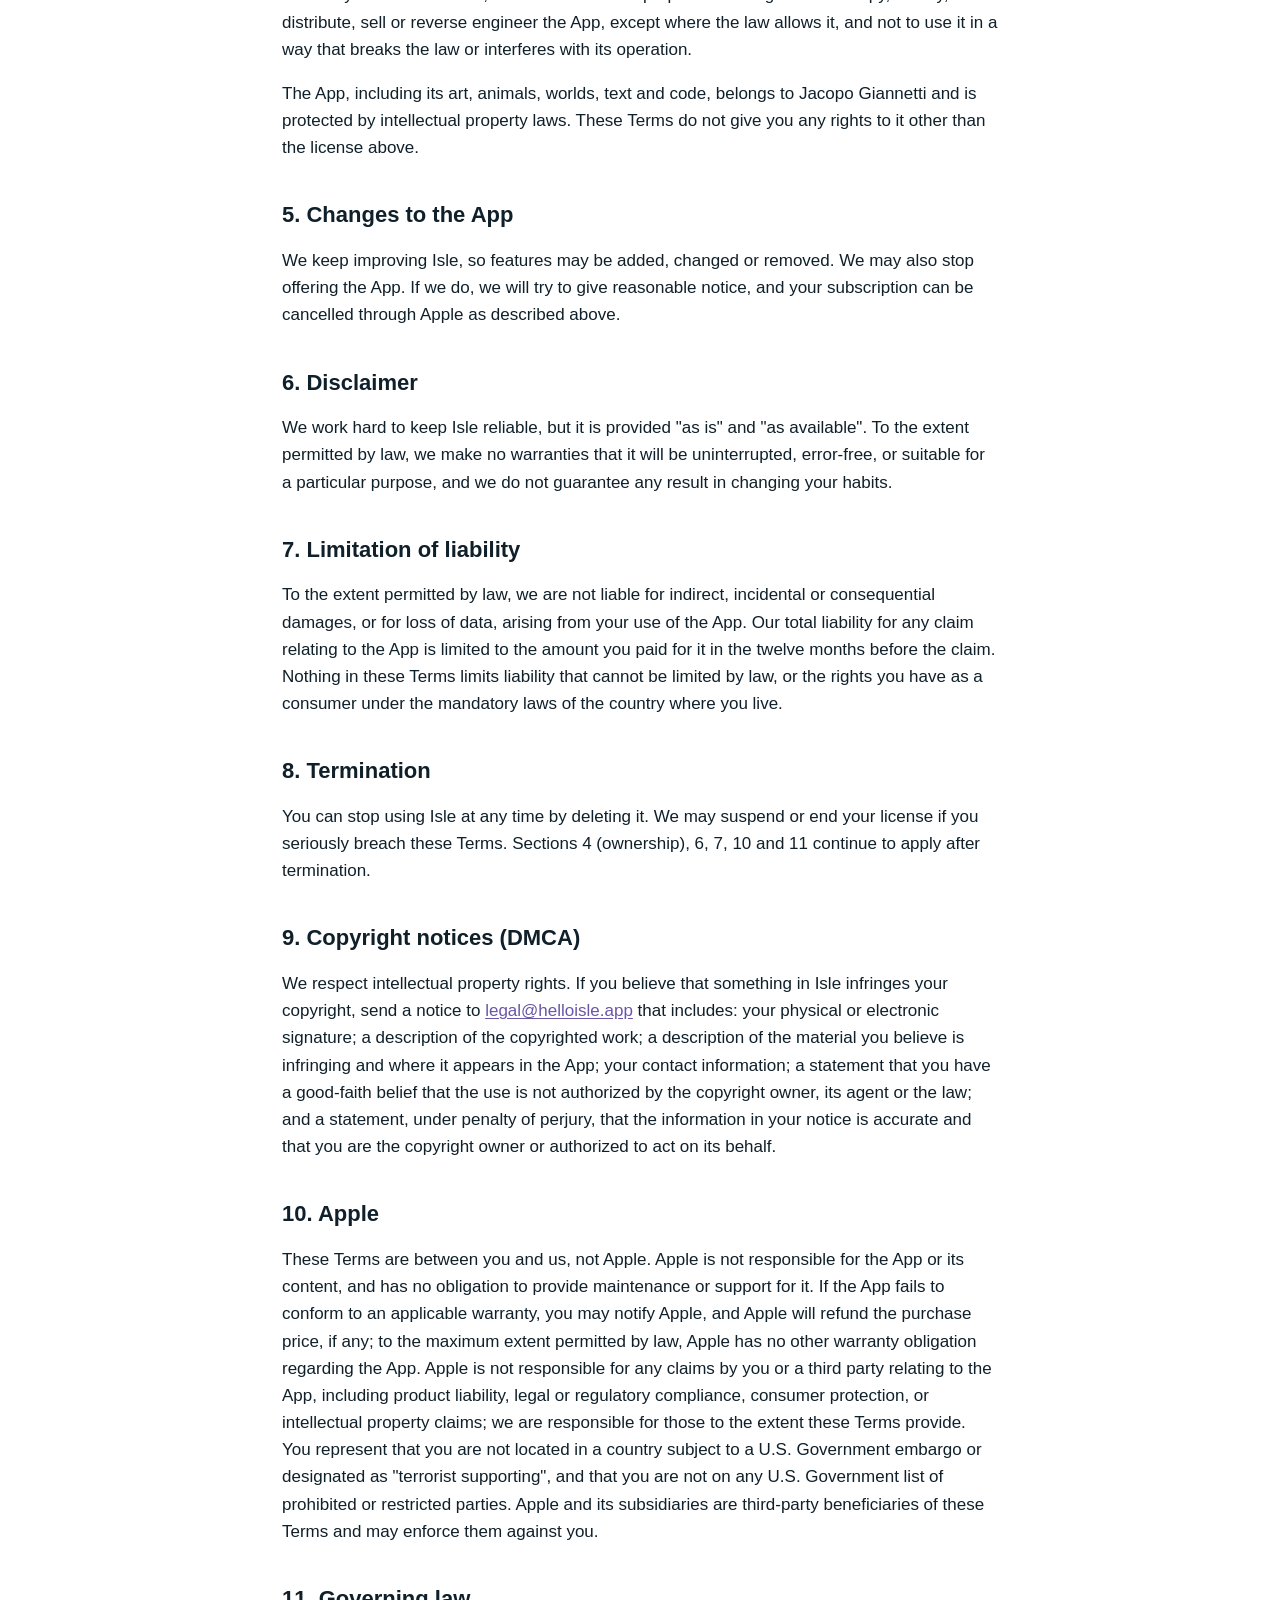
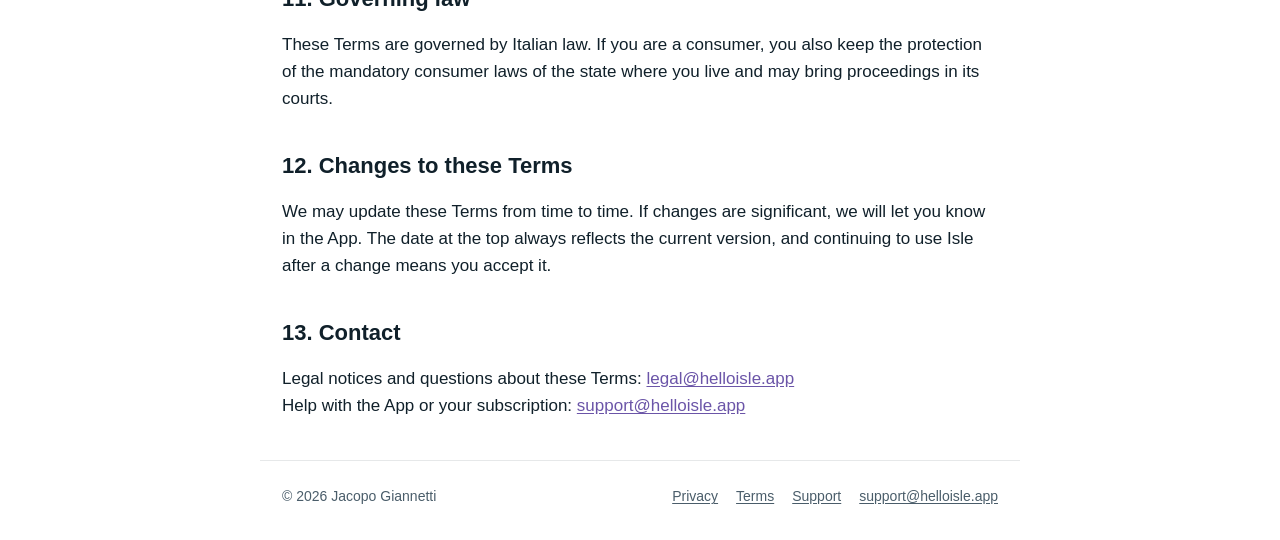
<file: terms/index.html>
<!DOCTYPE html>
<html lang="en">
<head>
<meta charset="utf-8">
<meta name="viewport" content="width=device-width, initial-scale=1, viewport-fit=cover">
<title>Terms of Use — Isle</title>
<meta name="description" content="The terms for using Isle and its subscription.">
<meta name="theme-color" content="#eef7f9" media="(prefers-color-scheme: light)">
<meta name="theme-color" content="#1b1733" media="(prefers-color-scheme: dark)">
<meta name="referrer" content="no-referrer">
<link rel="canonical" href="https://helloisle.app/terms">
<link rel="icon" type="image/png" sizes="32x32" href="/assets/favicon-32.png">
<link rel="apple-touch-icon" href="/assets/apple-touch-icon.png">
<link rel="stylesheet" href="/assets/legal.css">
</head>
<body>

<header class="top">
  <a class="brand" href="/"><img src="/assets/icon-96.png" alt="" width="36" height="36">Isle</a>
  <nav aria-label="Legal">
    <a href="/privacy">Privacy</a>
    <a href="/terms" aria-current="page">Terms</a>
    <a href="/support">Support</a>
  </nav>
</header>

<main>
  <span class="kicker">Isle · Legal</span>
  <h1>Terms of Use</h1>
  <p class="updated">Last updated: 4 November 2026</p>

  <p>These Terms govern your use of Isle (the "App"), developed by Jacopo Giannetti ("we", "us"). By downloading or using the App you agree to them. They apply together with Apple's <a href="https://www.apple.com/legal/internet-services/itunes/dev/stdeula/">Licensed Application End User License Agreement</a>; where the two differ, these Terms prevail to the extent permitted by Apple.</p>

  <h2 id="what-isle-is">1. What Isle is</h2>
  <p>Isle helps you build good habits and quit unwanted ones by turning your progress into an island that grows over time. It is a motivational tool, nothing more.</p>
  <div class="callout"><strong>Isle is not medical advice.</strong> It is not a medical device and does not diagnose, treat or prevent any condition, including addiction. If you are dealing with dependence on alcohol, nicotine, drugs or gambling, or with your mental health, please talk to a doctor or a support service. In the U.S., SAMHSA's National Helpline (1-800-662-4357) is free, confidential and open 24/7; for a mental health crisis, call or text 988. In an emergency, call 911.</div>

  <h2 id="subscription">2. Subscription</h2>
  <p>Some of Isle is free. After your first animal arrives, continuing to use Isle requires an auto-renewing subscription ("Isle Premium").</p>
  <ul>
    <li>The price and billing period are shown in the App before you buy. Payment is charged to your Apple Account when you confirm the purchase.</li>
    <li>If a free trial is offered, it turns into a paid subscription when it ends unless you cancel at least 24 hours before. Any unused part of a trial ends when you buy a subscription.</li>
    <li>The subscription renews automatically for the same period and price unless you turn off auto-renewal at least 24 hours before the end of the current period. Your Apple Account is charged within 24 hours before the renewal.</li>
    <li>You can manage or cancel your subscription in <strong>Settings → Apple Account → Subscriptions</strong>. Cancelling stops future renewals; you keep access until the end of the period you paid for.</li>
    <li>Purchases are processed by Apple, and refunds are handled by Apple under its own policies at <a href="https://reportaproblem.apple.com">reportaproblem.apple.com</a>.</li>
    <li>Deleting the App or its data does not cancel a subscription.</li>
    <li>If we change the price, Apple will notify you in advance as required by its rules, and where required you will be asked to agree to the new price.</li>
  </ul>

  <h2 id="your-islands">3. Your islands</h2>
  <p>What you create in Isle is yours. It is stored on your device and, if iCloud is on, in your private iCloud, as described in the <a href="/privacy">Privacy Policy</a>. Syncing and backup depend on Apple's iCloud: we cannot recover islands that were never saved to iCloud, or that you deleted.</p>

  <h2 id="license">4. License and acceptable use</h2>
  <p>We grant you a personal, non-exclusive, non-transferable license to use the App on Apple devices you own or control, for non-commercial purposes. You agree not to copy, modify, distribute, sell or reverse engineer the App, except where the law allows it, and not to use it in a way that breaks the law or interferes with its operation.</p>
  <p>The App, including its art, animals, worlds, text and code, belongs to Jacopo Giannetti and is protected by intellectual property laws. These Terms do not give you any rights to it other than the license above.</p>

  <h2 id="changes-to-app">5. Changes to the App</h2>
  <p>We keep improving Isle, so features may be added, changed or removed. We may also stop offering the App. If we do, we will try to give reasonable notice, and your subscription can be cancelled through Apple as described above.</p>

  <h2 id="disclaimer">6. Disclaimer</h2>
  <p>We work hard to keep Isle reliable, but it is provided "as is" and "as available". To the extent permitted by law, we make no warranties that it will be uninterrupted, error-free, or suitable for a particular purpose, and we do not guarantee any result in changing your habits.</p>

  <h2 id="liability">7. Limitation of liability</h2>
  <p>To the extent permitted by law, we are not liable for indirect, incidental or consequential damages, or for loss of data, arising from your use of the App. Our total liability for any claim relating to the App is limited to the amount you paid for it in the twelve months before the claim. Nothing in these Terms limits liability that cannot be limited by law, or the rights you have as a consumer under the mandatory laws of the country where you live.</p>

  <h2 id="termination">8. Termination</h2>
  <p>You can stop using Isle at any time by deleting it. We may suspend or end your license if you seriously breach these Terms. Sections 4 (ownership), 6, 7, 10 and 11 continue to apply after termination.</p>

  <h2 id="copyright">9. Copyright notices (DMCA)</h2>
  <p>We respect intellectual property rights. If you believe that something in Isle infringes your copyright, send a notice to <a href="mailto:legal@helloisle.app">legal@helloisle.app</a> that includes: your physical or electronic signature; a description of the copyrighted work; a description of the material you believe is infringing and where it appears in the App; your contact information; a statement that you have a good-faith belief that the use is not authorized by the copyright owner, its agent or the law; and a statement, under penalty of perjury, that the information in your notice is accurate and that you are the copyright owner or authorized to act on its behalf.</p>

  <h2 id="apple">10. Apple</h2>
  <p>These Terms are between you and us, not Apple. Apple is not responsible for the App or its content, and has no obligation to provide maintenance or support for it. If the App fails to conform to an applicable warranty, you may notify Apple, and Apple will refund the purchase price, if any; to the maximum extent permitted by law, Apple has no other warranty obligation regarding the App. Apple is not responsible for any claims by you or a third party relating to the App, including product liability, legal or regulatory compliance, consumer protection, or intellectual property claims; we are responsible for those to the extent these Terms provide. You represent that you are not located in a country subject to a U.S. Government embargo or designated as "terrorist supporting", and that you are not on any U.S. Government list of prohibited or restricted parties. Apple and its subsidiaries are third-party beneficiaries of these Terms and may enforce them against you.</p>

  <h2 id="law">11. Governing law</h2>
  <p>These Terms are governed by Italian law. If you are a consumer, you also keep the protection of the mandatory consumer laws of the state where you live and may bring proceedings in its courts.</p>

  <h2 id="changes">12. Changes to these Terms</h2>
  <p>We may update these Terms from time to time. If changes are significant, we will let you know in the App. The date at the top always reflects the current version, and continuing to use Isle after a change means you accept it.</p>

  <h2 id="contact">13. Contact</h2>
  <p>Legal notices and questions about these Terms: <a href="mailto:legal@helloisle.app">legal@helloisle.app</a><br>Help with the App or your subscription: <a href="mailto:support@helloisle.app">support@helloisle.app</a></p>
</main>

<footer>
  <span>© 2026 Jacopo Giannetti</span>
  <nav aria-label="Footer"><a href="/privacy">Privacy</a><a href="/terms">Terms</a><a href="/support">Support</a><a href="mailto:support@helloisle.app">support@helloisle.app</a></nav>
</footer>

</body>
</html>
</file>
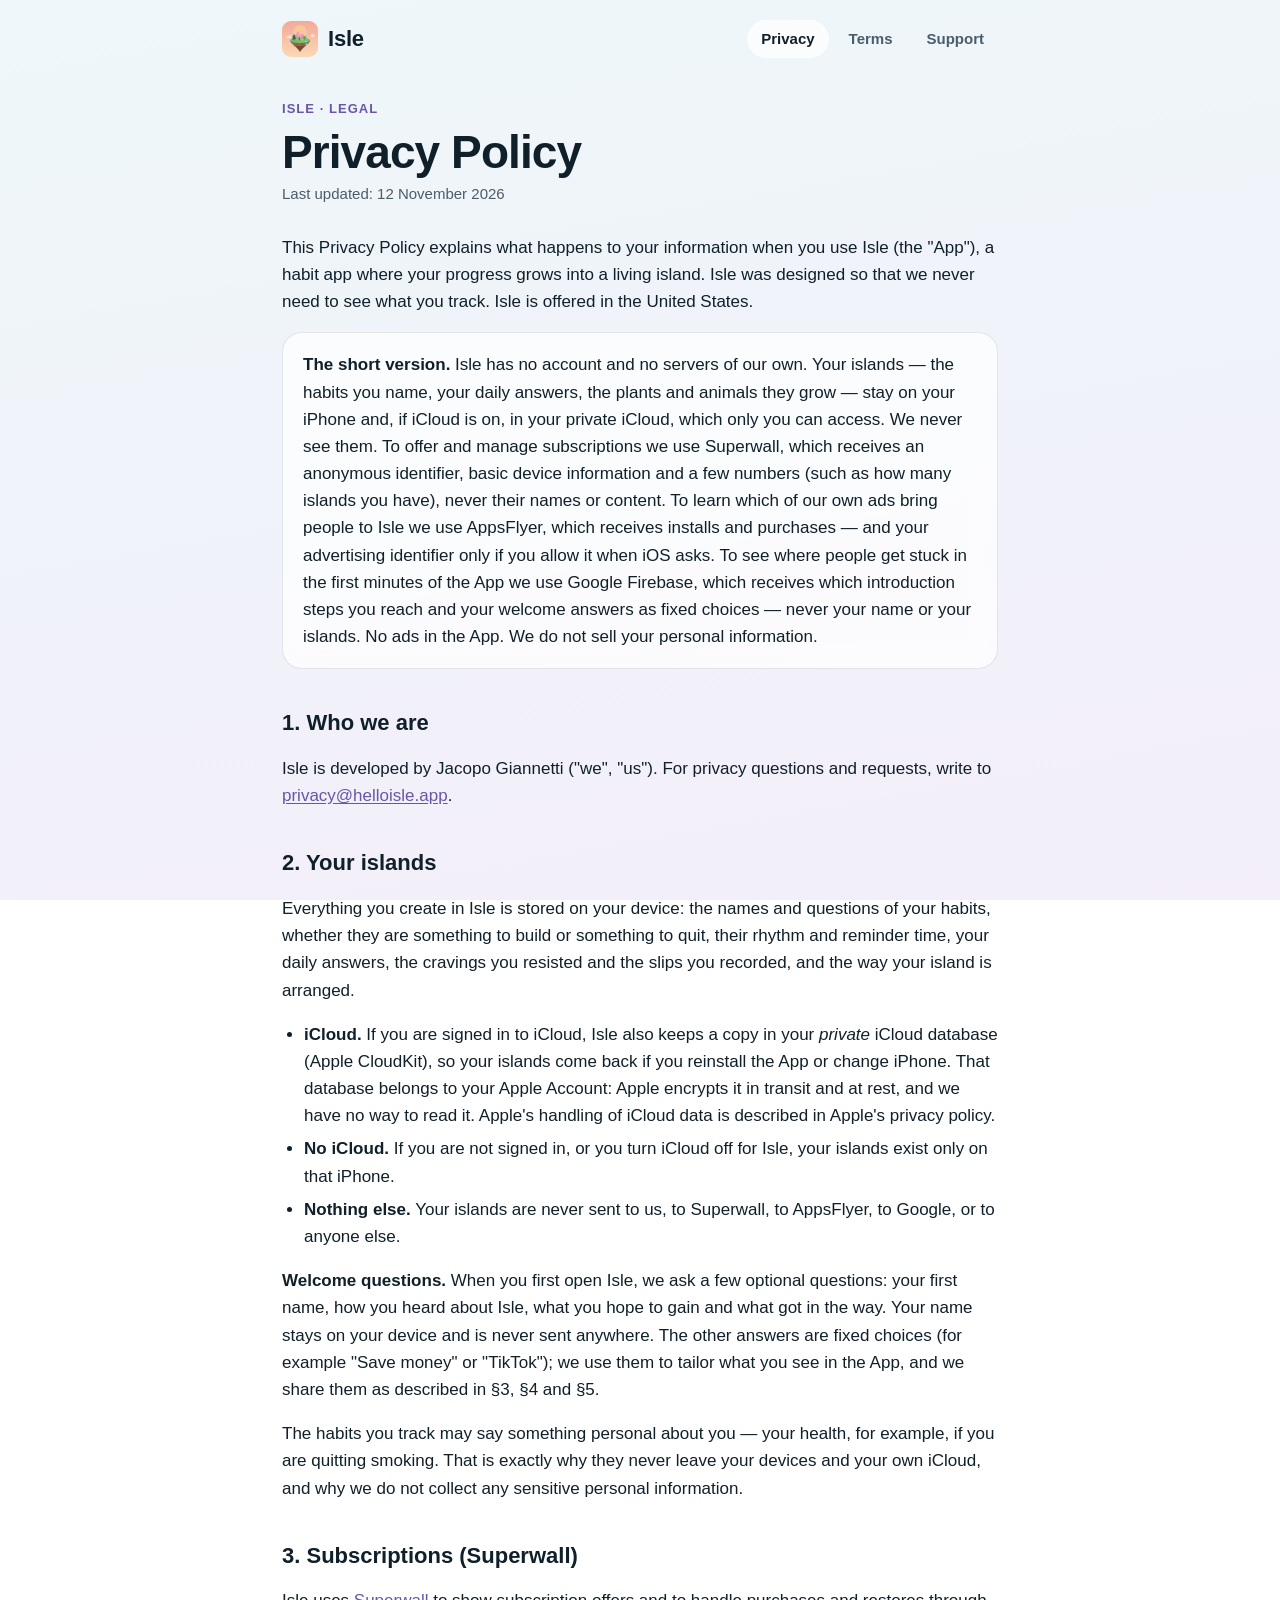
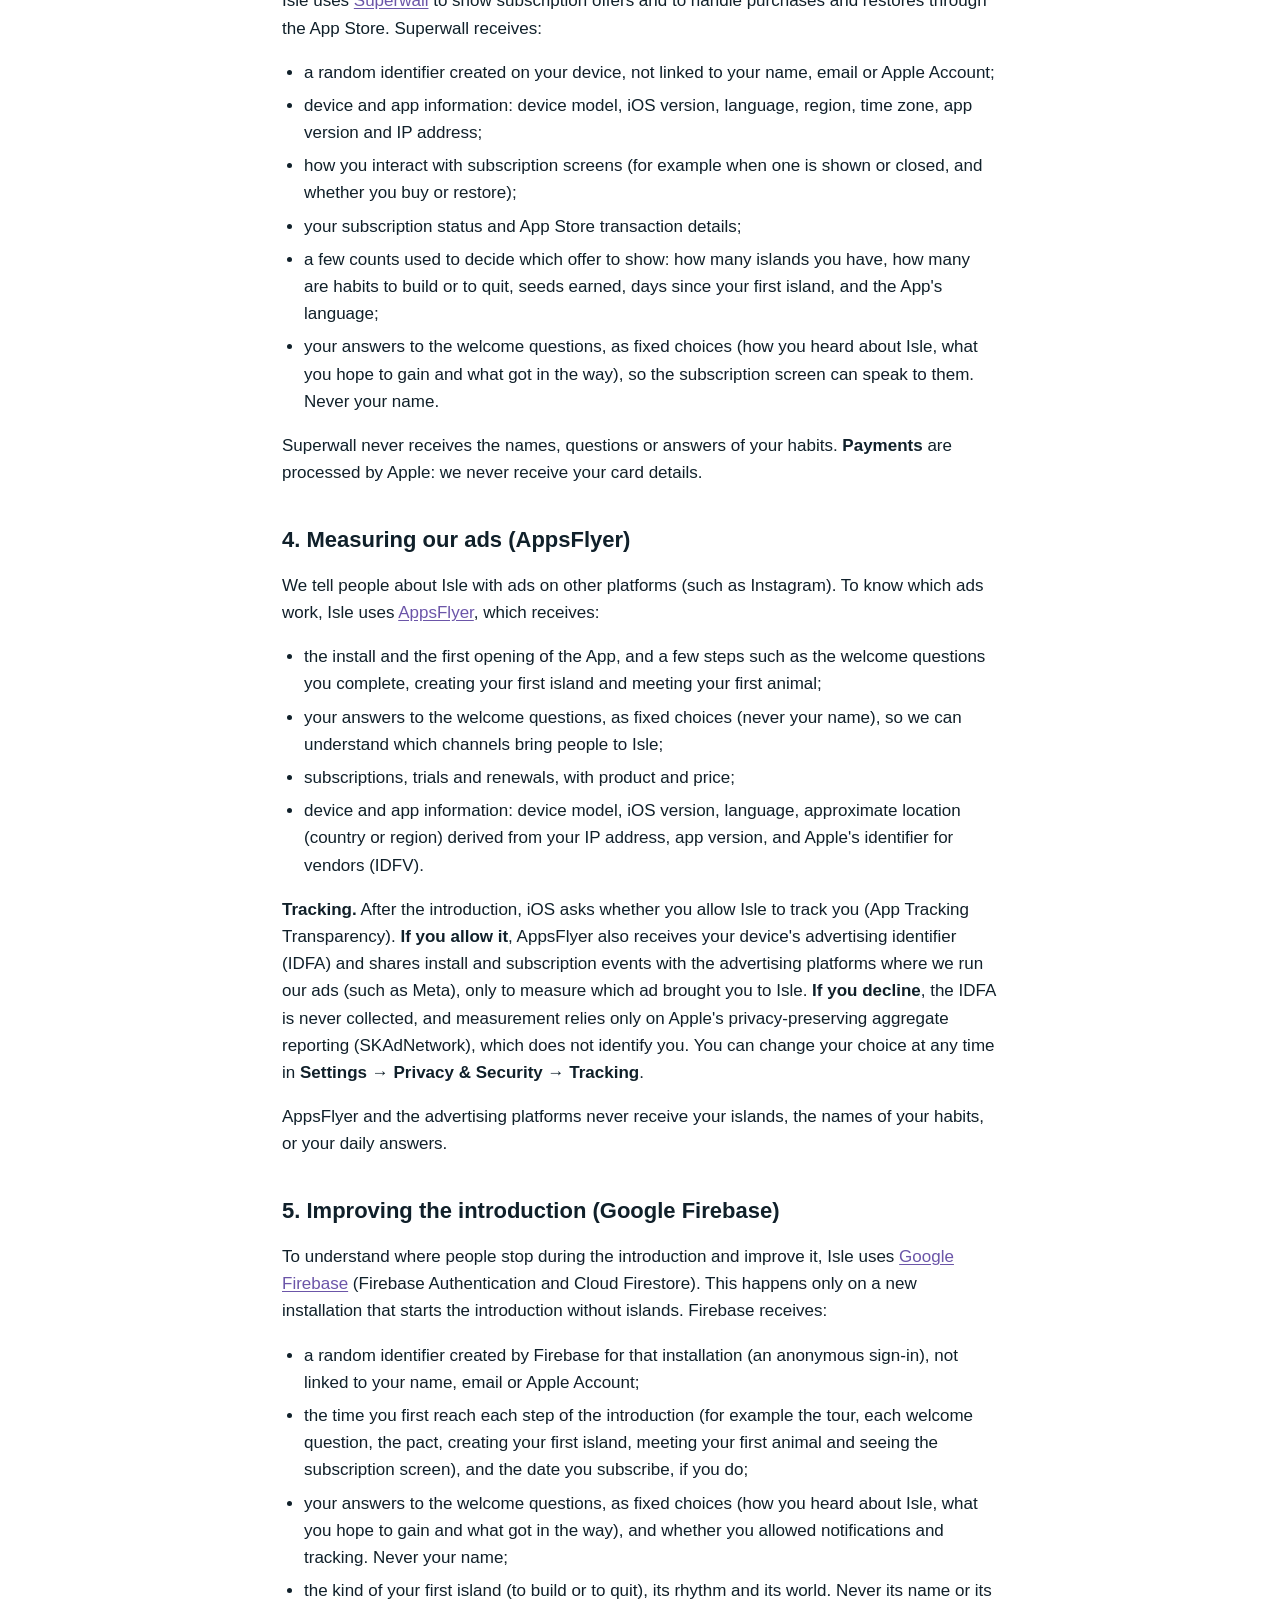
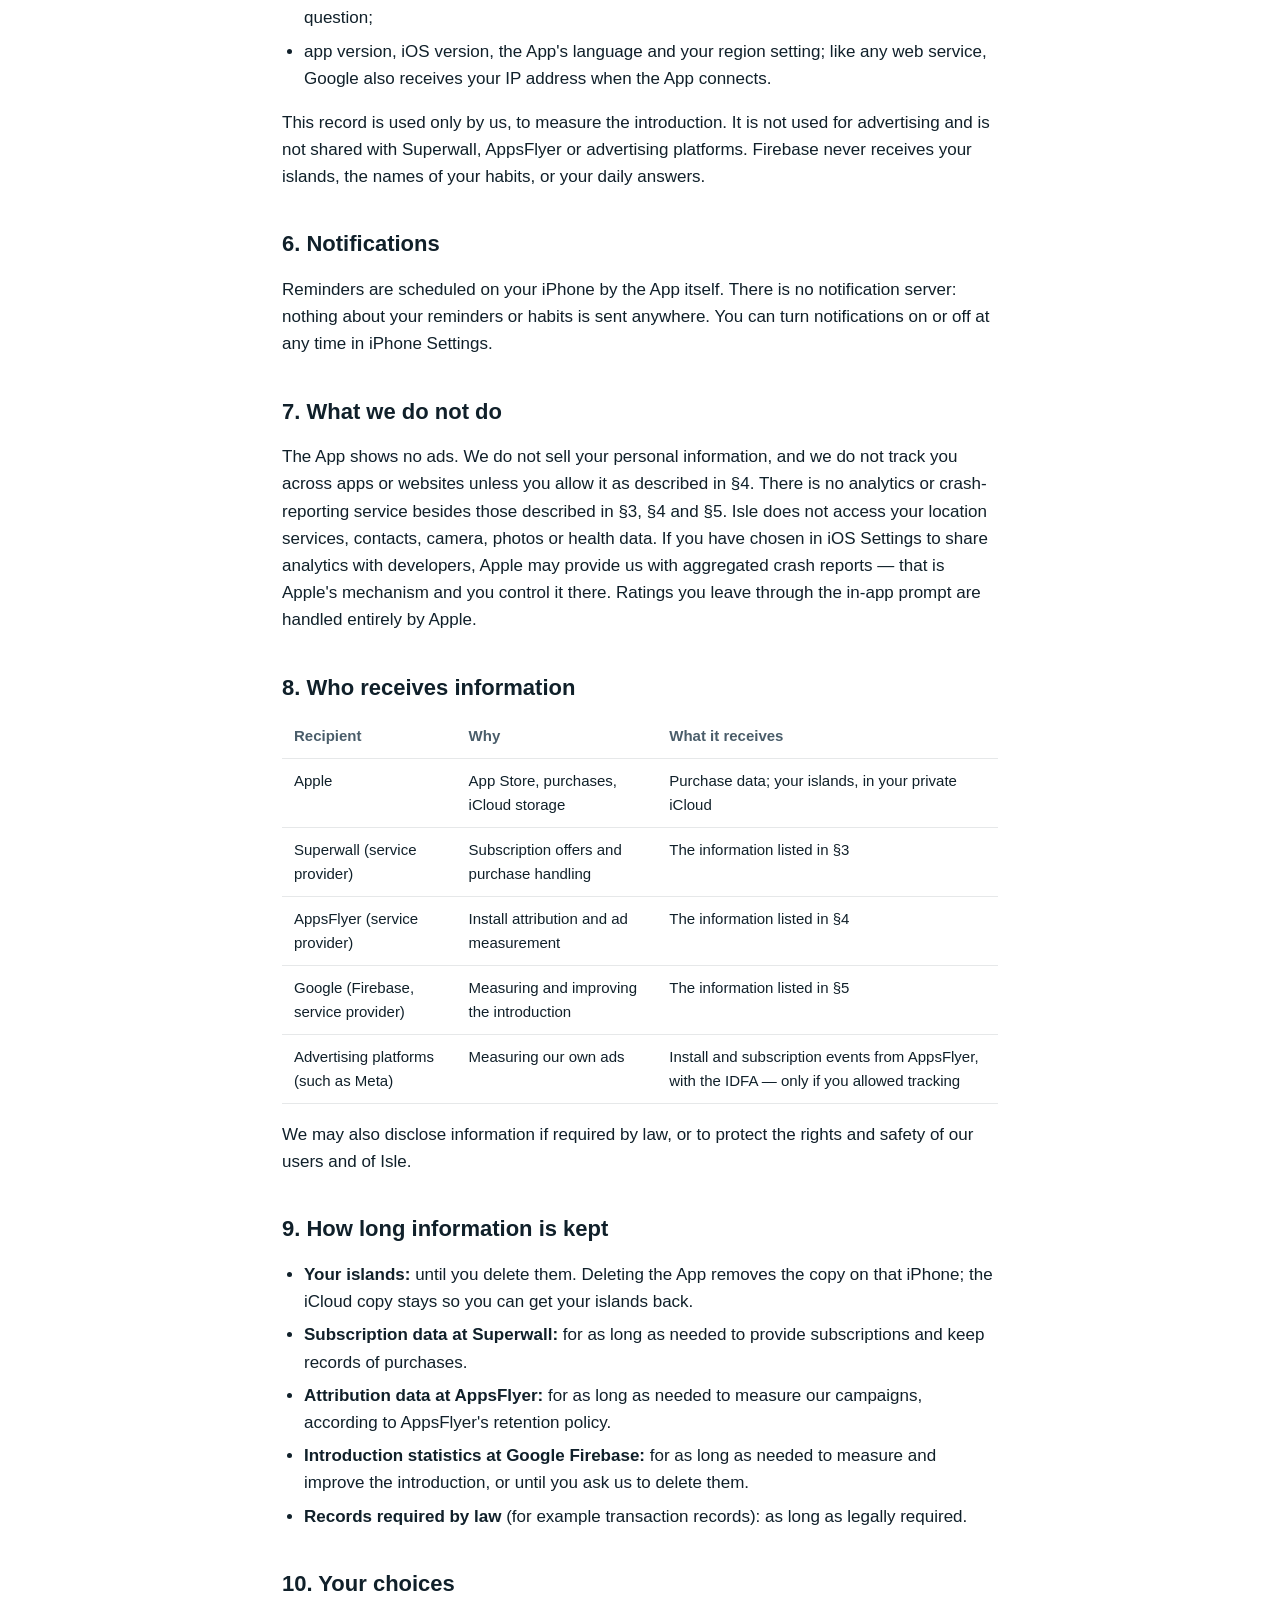
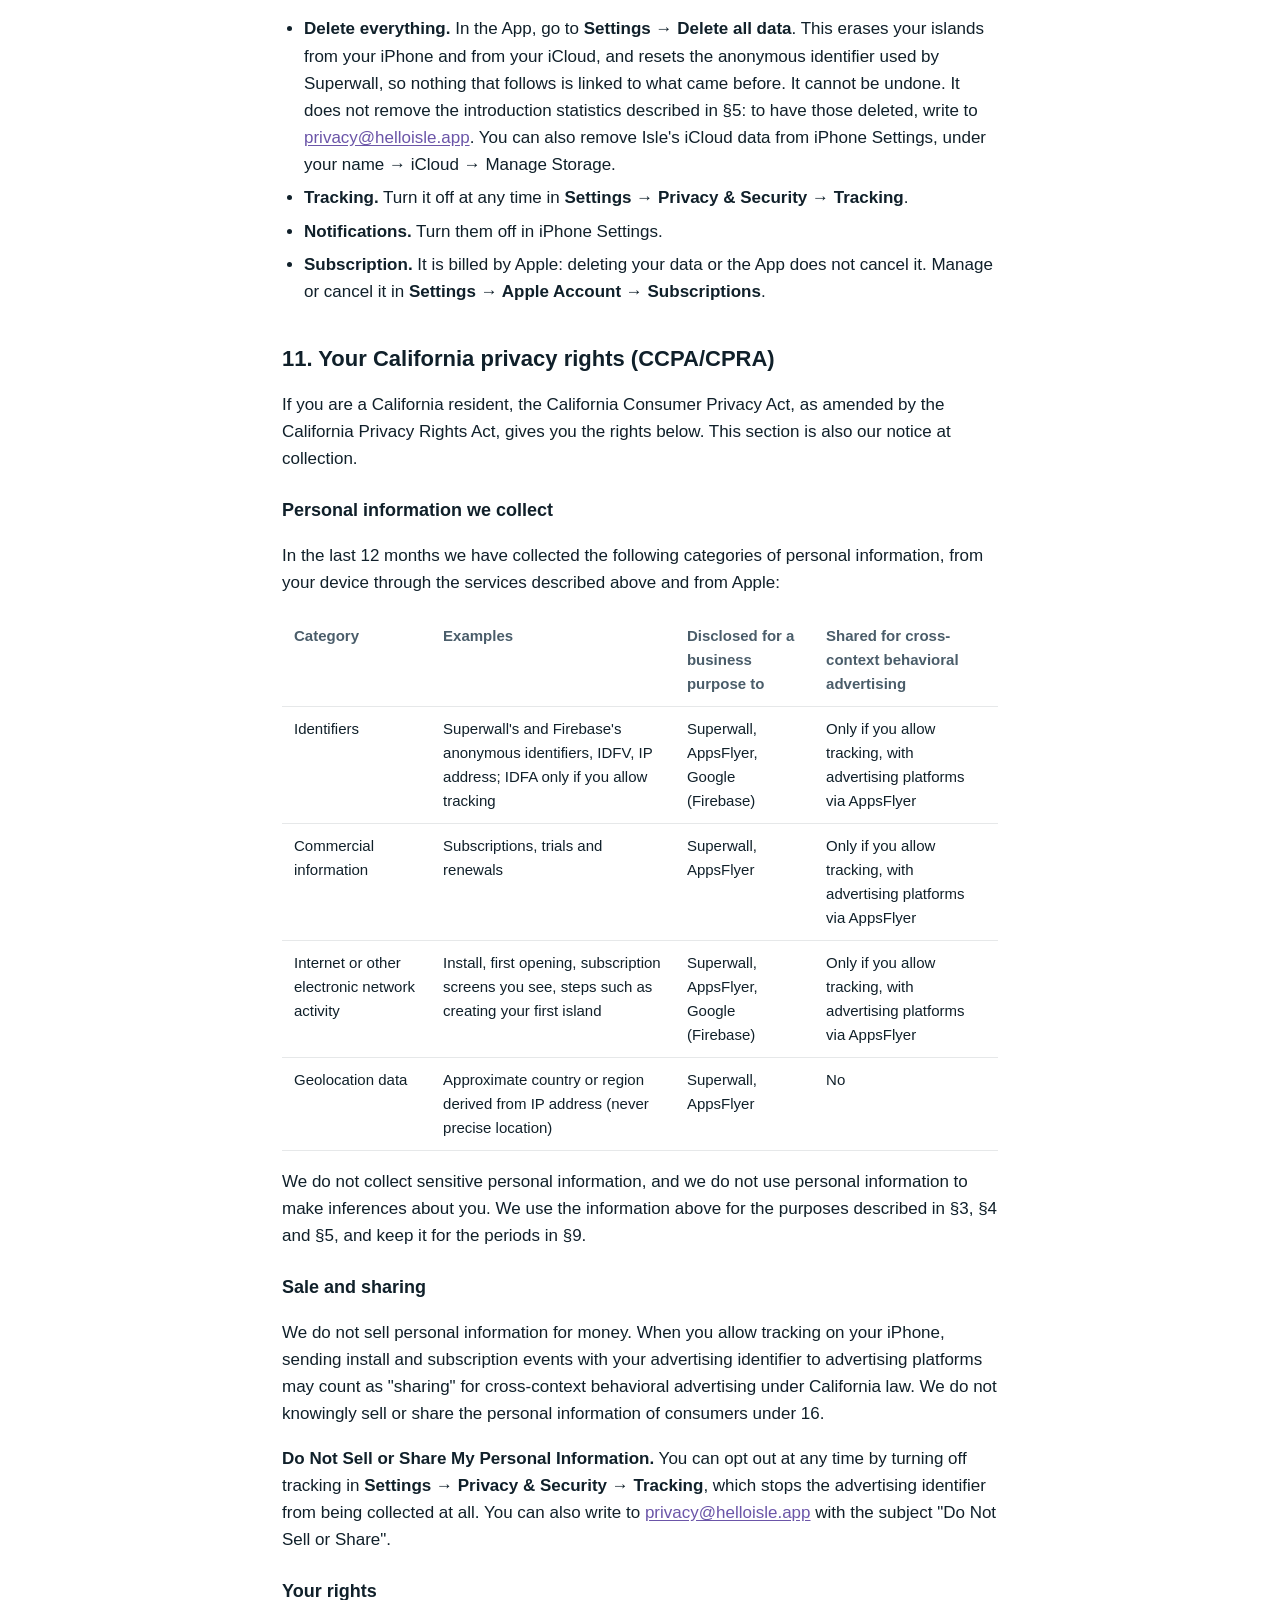
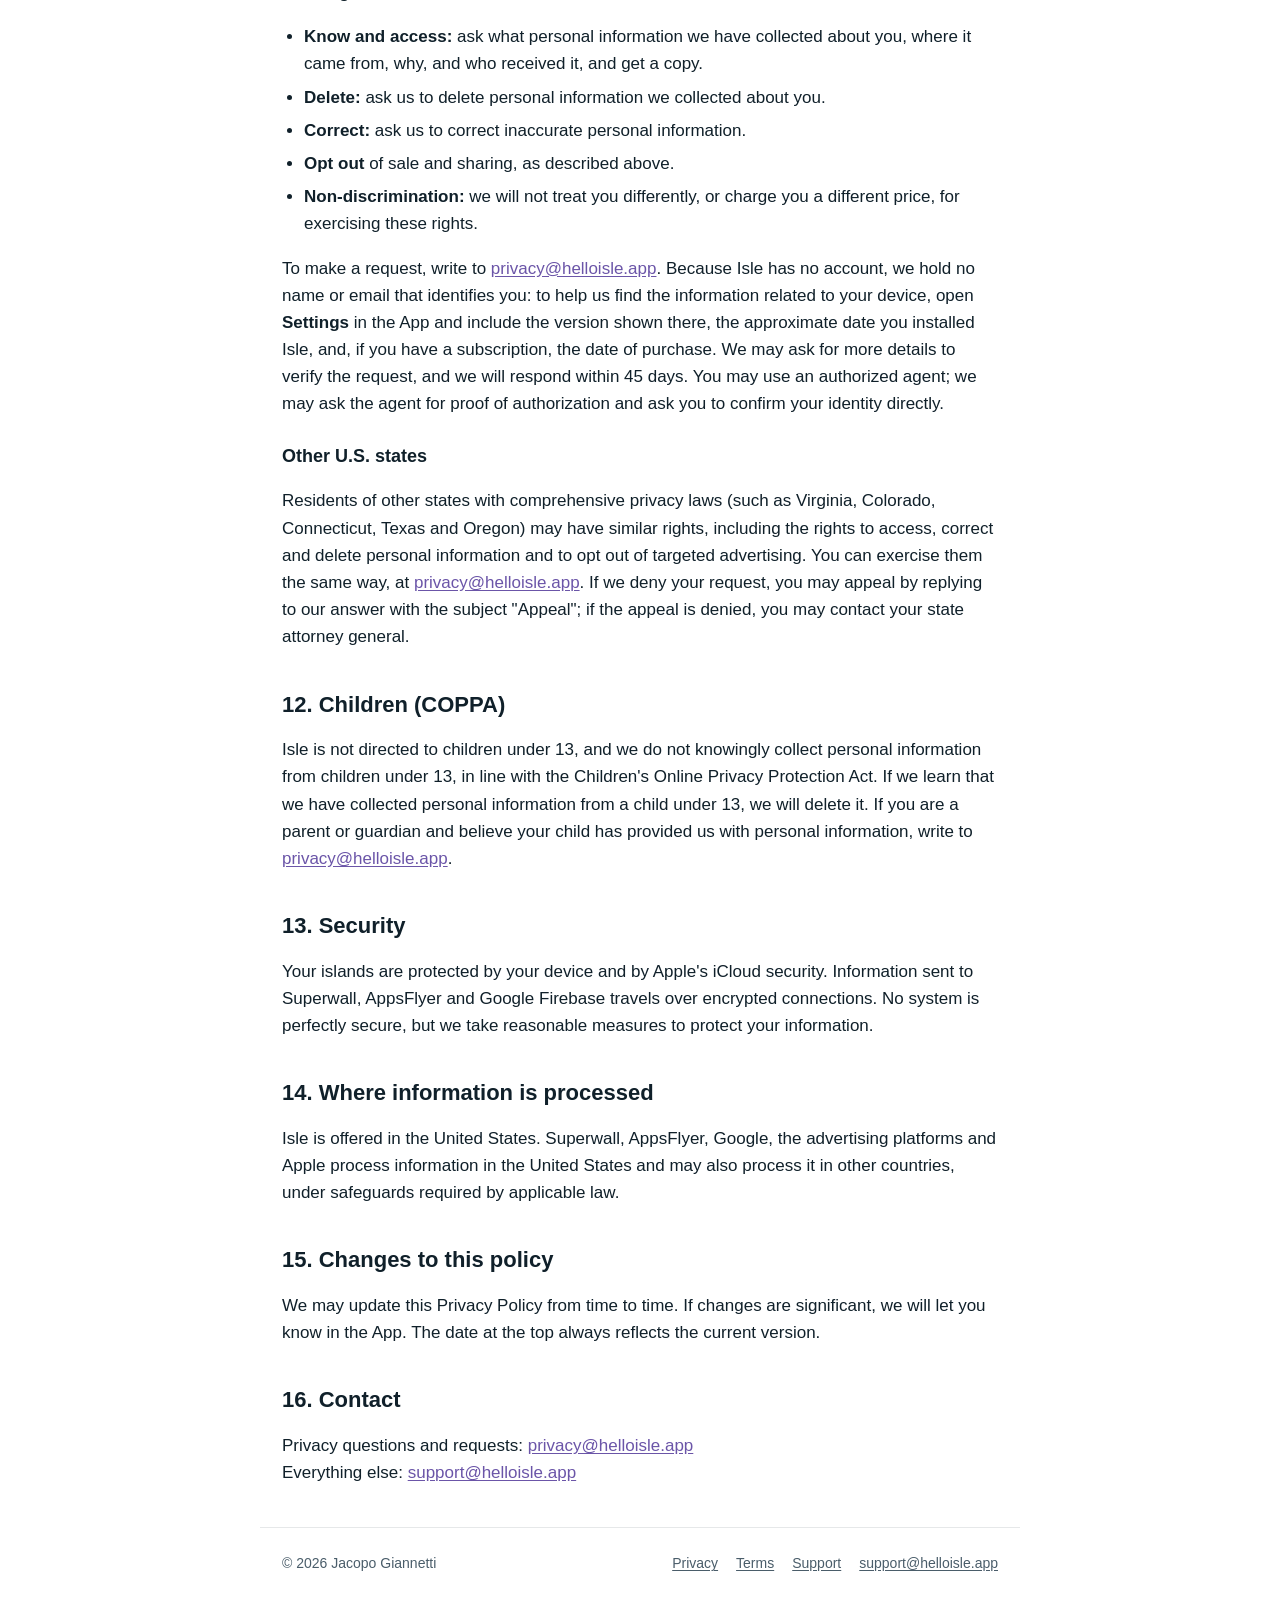
<file: privacy.html>
<!DOCTYPE html>
<html lang="en">
<head>
<meta charset="utf-8">
<meta name="viewport" content="width=device-width, initial-scale=1, viewport-fit=cover">
<title>Privacy Policy — Isle</title>
<meta name="description" content="Isle has no account and never sees your islands: they stay on your iPhone and in your private iCloud.">
<meta name="theme-color" content="#eef7f9" media="(prefers-color-scheme: light)">
<meta name="theme-color" content="#1b1733" media="(prefers-color-scheme: dark)">
<meta name="referrer" content="no-referrer">
<link rel="canonical" href="https://helloisle.app/privacy">
<link rel="icon" type="image/png" sizes="32x32" href="/assets/favicon-32.png">
<link rel="apple-touch-icon" href="/assets/apple-touch-icon.png">
<link rel="stylesheet" href="/assets/legal.css">
</head>
<body>

<header class="top">
  <a class="brand" href="/"><img src="/assets/icon-96.png" alt="" width="36" height="36">Isle</a>
  <nav aria-label="Legal">
    <a href="/privacy" aria-current="page">Privacy</a>
    <a href="/terms">Terms</a>
    <a href="/support">Support</a>
  </nav>
</header>

<main>
  <span class="kicker">Isle · Legal</span>
  <h1>Privacy Policy</h1>
  <p class="updated">Last updated: 12 November 2026</p>

  <p>This Privacy Policy explains what happens to your information when you use Isle (the "App"), a habit app where your progress grows into a living island. Isle was designed so that we never need to see what you track. Isle is offered in the United States.</p>

  <div class="callout"><strong>The short version.</strong> Isle has no account and no servers of our own. Your islands — the habits you name, your daily answers, the plants and animals they grow — stay on your iPhone and, if iCloud is on, in your private iCloud, which only you can access. We never see them. To offer and manage subscriptions we use Superwall, which receives an anonymous identifier, basic device information and a few numbers (such as how many islands you have), never their names or content. To learn which of our own ads bring people to Isle we use AppsFlyer, which receives installs and purchases — and your advertising identifier only if you allow it when iOS asks. To see where people get stuck in the first minutes of the App we use Google Firebase, which receives which introduction steps you reach and your welcome answers as fixed choices — never your name or your islands. No ads in the App. We do not sell your personal information.</div>

  <h2 id="who-we-are">1. Who we are</h2>
  <p>Isle is developed by Jacopo Giannetti ("we", "us"). For privacy questions and requests, write to <a href="mailto:privacy@helloisle.app">privacy@helloisle.app</a>.</p>

  <h2 id="your-islands">2. Your islands</h2>
  <p>Everything you create in Isle is stored on your device: the names and questions of your habits, whether they are something to build or something to quit, their rhythm and reminder time, your daily answers, the cravings you resisted and the slips you recorded, and the way your island is arranged.</p>
  <ul>
    <li><strong>iCloud.</strong> If you are signed in to iCloud, Isle also keeps a copy in your <em>private</em> iCloud database (Apple CloudKit), so your islands come back if you reinstall the App or change iPhone. That database belongs to your Apple Account: Apple encrypts it in transit and at rest, and we have no way to read it. Apple's handling of iCloud data is described in Apple's privacy policy.</li>
    <li><strong>No iCloud.</strong> If you are not signed in, or you turn iCloud off for Isle, your islands exist only on that iPhone.</li>
    <li><strong>Nothing else.</strong> Your islands are never sent to us, to Superwall, to AppsFlyer, to Google, or to anyone else.</li>
  </ul>
  <p><strong>Welcome questions.</strong> When you first open Isle, we ask a few optional questions: your first name, how you heard about Isle, what you hope to gain and what got in the way. Your name stays on your device and is never sent anywhere. The other answers are fixed choices (for example "Save money" or "TikTok"); we use them to tailor what you see in the App, and we share them as described in §3, §4 and §5.</p>
  <p>The habits you track may say something personal about you — your health, for example, if you are quitting smoking. That is exactly why they never leave your devices and your own iCloud, and why we do not collect any sensitive personal information.</p>

  <h2 id="subscriptions">3. Subscriptions (Superwall)</h2>
  <p>Isle uses <a href="https://superwall.com/privacy">Superwall</a> to show subscription offers and to handle purchases and restores through the App Store. Superwall receives:</p>
  <ul>
    <li>a random identifier created on your device, not linked to your name, email or Apple Account;</li>
    <li>device and app information: device model, iOS version, language, region, time zone, app version and IP address;</li>
    <li>how you interact with subscription screens (for example when one is shown or closed, and whether you buy or restore);</li>
    <li>your subscription status and App Store transaction details;</li>
    <li>a few counts used to decide which offer to show: how many islands you have, how many are habits to build or to quit, seeds earned, days since your first island, and the App's language;</li>
    <li>your answers to the welcome questions, as fixed choices (how you heard about Isle, what you hope to gain and what got in the way), so the subscription screen can speak to them. Never your name.</li>
  </ul>
  <p>Superwall never receives the names, questions or answers of your habits. <strong>Payments</strong> are processed by Apple: we never receive your card details.</p>

  <h2 id="attribution">4. Measuring our ads (AppsFlyer)</h2>
  <p>We tell people about Isle with ads on other platforms (such as Instagram). To know which ads work, Isle uses <a href="https://www.appsflyer.com/legal/services-privacy-policy/">AppsFlyer</a>, which receives:</p>
  <ul>
    <li>the install and the first opening of the App, and a few steps such as the welcome questions you complete, creating your first island and meeting your first animal;</li>
    <li>your answers to the welcome questions, as fixed choices (never your name), so we can understand which channels bring people to Isle;</li>
    <li>subscriptions, trials and renewals, with product and price;</li>
    <li>device and app information: device model, iOS version, language, approximate location (country or region) derived from your IP address, app version, and Apple's identifier for vendors (IDFV).</li>
  </ul>
  <p><strong>Tracking.</strong> After the introduction, iOS asks whether you allow Isle to track you (App Tracking Transparency). <strong>If you allow it</strong>, AppsFlyer also receives your device's advertising identifier (IDFA) and shares install and subscription events with the advertising platforms where we run our ads (such as Meta), only to measure which ad brought you to Isle. <strong>If you decline</strong>, the IDFA is never collected, and measurement relies only on Apple's privacy-preserving aggregate reporting (SKAdNetwork), which does not identify you. You can change your choice at any time in <strong>Settings → Privacy &amp; Security → Tracking</strong>.</p>
  <p>AppsFlyer and the advertising platforms never receive your islands, the names of your habits, or your daily answers.</p>

  <h2 id="onboarding-statistics">5. Improving the introduction (Google Firebase)</h2>
  <p>To understand where people stop during the introduction and improve it, Isle uses <a href="https://firebase.google.com/support/privacy">Google Firebase</a> (Firebase Authentication and Cloud Firestore). This happens only on a new installation that starts the introduction without islands. Firebase receives:</p>
  <ul>
    <li>a random identifier created by Firebase for that installation (an anonymous sign-in), not linked to your name, email or Apple Account;</li>
    <li>the time you first reach each step of the introduction (for example the tour, each welcome question, the pact, creating your first island, meeting your first animal and seeing the subscription screen), and the date you subscribe, if you do;</li>
    <li>your answers to the welcome questions, as fixed choices (how you heard about Isle, what you hope to gain and what got in the way), and whether you allowed notifications and tracking. Never your name;</li>
    <li>the kind of your first island (to build or to quit), its rhythm and its world. Never its name or its question;</li>
    <li>app version, iOS version, the App's language and your region setting; like any web service, Google also receives your IP address when the App connects.</li>
  </ul>
  <p>This record is used only by us, to measure the introduction. It is not used for advertising and is not shared with Superwall, AppsFlyer or advertising platforms. Firebase never receives your islands, the names of your habits, or your daily answers.</p>


  <h2 id="notifications">6. Notifications</h2>
  <p>Reminders are scheduled on your iPhone by the App itself. There is no notification server: nothing about your reminders or habits is sent anywhere. You can turn notifications on or off at any time in iPhone Settings.</p>

  <h2 id="what-we-do-not-do">7. What we do not do</h2>
  <p>The App shows no ads. We do not sell your personal information, and we do not track you across apps or websites unless you allow it as described in §4. There is no analytics or crash-reporting service besides those described in §3, §4 and §5. Isle does not access your location services, contacts, camera, photos or health data. If you have chosen in iOS Settings to share analytics with developers, Apple may provide us with aggregated crash reports — that is Apple's mechanism and you control it there. Ratings you leave through the in-app prompt are handled entirely by Apple.</p>

  <h2 id="providers">8. Who receives information</h2>
  <div class="table"><table>
    <thead><tr><th>Recipient</th><th>Why</th><th>What it receives</th></tr></thead>
    <tbody>
      <tr><td>Apple</td><td>App Store, purchases, iCloud storage</td><td>Purchase data; your islands, in your private iCloud</td></tr>
      <tr><td>Superwall (service provider)</td><td>Subscription offers and purchase handling</td><td>The information listed in §3</td></tr>
      <tr><td>AppsFlyer (service provider)</td><td>Install attribution and ad measurement</td><td>The information listed in §4</td></tr>
      <tr><td>Google (Firebase, service provider)</td><td>Measuring and improving the introduction</td><td>The information listed in §5</td></tr>
      <tr><td>Advertising platforms (such as Meta)</td><td>Measuring our own ads</td><td>Install and subscription events from AppsFlyer, with the IDFA — only if you allowed tracking</td></tr>
    </tbody>
  </table></div>
  <p>We may also disclose information if required by law, or to protect the rights and safety of our users and of Isle.</p>

  <h2 id="retention">9. How long information is kept</h2>
  <ul>
    <li><strong>Your islands:</strong> until you delete them. Deleting the App removes the copy on that iPhone; the iCloud copy stays so you can get your islands back.</li>
    <li><strong>Subscription data at Superwall:</strong> for as long as needed to provide subscriptions and keep records of purchases.</li>
    <li><strong>Attribution data at AppsFlyer:</strong> for as long as needed to measure our campaigns, according to AppsFlyer's retention policy.</li>
    <li><strong>Introduction statistics at Google Firebase:</strong> for as long as needed to measure and improve the introduction, or until you ask us to delete them.</li>
    <li><strong>Records required by law</strong> (for example transaction records): as long as legally required.</li>
  </ul>

  <h2 id="choices">10. Your choices</h2>
  <ul>
    <li><strong>Delete everything.</strong> In the App, go to <strong>Settings → Delete all data</strong>. This erases your islands from your iPhone and from your iCloud, and resets the anonymous identifier used by Superwall, so nothing that follows is linked to what came before. It cannot be undone. It does not remove the introduction statistics described in §5: to have those deleted, write to <a href="mailto:privacy@helloisle.app">privacy@helloisle.app</a>. You can also remove Isle's iCloud data from iPhone Settings, under your name → iCloud → Manage Storage.</li>
    <li><strong>Tracking.</strong> Turn it off at any time in <strong>Settings → Privacy &amp; Security → Tracking</strong>.</li>
    <li><strong>Notifications.</strong> Turn them off in iPhone Settings.</li>
    <li><strong>Subscription.</strong> It is billed by Apple: deleting your data or the App does not cancel it. Manage or cancel it in <strong>Settings → Apple Account → Subscriptions</strong>.</li>
  </ul>

  <h2 id="california">11. Your California privacy rights (CCPA/CPRA)</h2>
  <p>If you are a California resident, the California Consumer Privacy Act, as amended by the California Privacy Rights Act, gives you the rights below. This section is also our notice at collection.</p>

  <h3>Personal information we collect</h3>
  <p>In the last 12 months we have collected the following categories of personal information, from your device through the services described above and from Apple:</p>
  <div class="table"><table>
    <thead><tr><th>Category</th><th>Examples</th><th>Disclosed for a business purpose to</th><th>Shared for cross-context behavioral advertising</th></tr></thead>
    <tbody>
      <tr><td>Identifiers</td><td>Superwall's and Firebase's anonymous identifiers, IDFV, IP address; IDFA only if you allow tracking</td><td>Superwall, AppsFlyer, Google (Firebase)</td><td>Only if you allow tracking, with advertising platforms via AppsFlyer</td></tr>
      <tr><td>Commercial information</td><td>Subscriptions, trials and renewals</td><td>Superwall, AppsFlyer</td><td>Only if you allow tracking, with advertising platforms via AppsFlyer</td></tr>
      <tr><td>Internet or other electronic network activity</td><td>Install, first opening, subscription screens you see, steps such as creating your first island</td><td>Superwall, AppsFlyer, Google (Firebase)</td><td>Only if you allow tracking, with advertising platforms via AppsFlyer</td></tr>
      <tr><td>Geolocation data</td><td>Approximate country or region derived from IP address (never precise location)</td><td>Superwall, AppsFlyer</td><td>No</td></tr>
    </tbody>
  </table></div>
  <p>We do not collect sensitive personal information, and we do not use personal information to make inferences about you. We use the information above for the purposes described in §3, §4 and §5, and keep it for the periods in §9.</p>

  <h3>Sale and sharing</h3>
  <p>We do not sell personal information for money. When you allow tracking on your iPhone, sending install and subscription events with your advertising identifier to advertising platforms may count as "sharing" for cross-context behavioral advertising under California law. We do not knowingly sell or share the personal information of consumers under 16.</p>
  <p><strong>Do Not Sell or Share My Personal Information.</strong> You can opt out at any time by turning off tracking in <strong>Settings → Privacy &amp; Security → Tracking</strong>, which stops the advertising identifier from being collected at all. You can also write to <a href="mailto:privacy@helloisle.app">privacy@helloisle.app</a> with the subject "Do Not Sell or Share".</p>

  <h3>Your rights</h3>
  <ul>
    <li><strong>Know and access:</strong> ask what personal information we have collected about you, where it came from, why, and who received it, and get a copy.</li>
    <li><strong>Delete:</strong> ask us to delete personal information we collected about you.</li>
    <li><strong>Correct:</strong> ask us to correct inaccurate personal information.</li>
    <li><strong>Opt out</strong> of sale and sharing, as described above.</li>
    <li><strong>Non-discrimination:</strong> we will not treat you differently, or charge you a different price, for exercising these rights.</li>
  </ul>
  <p>To make a request, write to <a href="mailto:privacy@helloisle.app">privacy@helloisle.app</a>. Because Isle has no account, we hold no name or email that identifies you: to help us find the information related to your device, open <strong>Settings</strong> in the App and include the version shown there, the approximate date you installed Isle, and, if you have a subscription, the date of purchase. We may ask for more details to verify the request, and we will respond within 45 days. You may use an authorized agent; we may ask the agent for proof of authorization and ask you to confirm your identity directly.</p>

  <h3>Other U.S. states</h3>
  <p>Residents of other states with comprehensive privacy laws (such as Virginia, Colorado, Connecticut, Texas and Oregon) may have similar rights, including the rights to access, correct and delete personal information and to opt out of targeted advertising. You can exercise them the same way, at <a href="mailto:privacy@helloisle.app">privacy@helloisle.app</a>. If we deny your request, you may appeal by replying to our answer with the subject "Appeal"; if the appeal is denied, you may contact your state attorney general.</p>

  <h2 id="children">12. Children (COPPA)</h2>
  <p>Isle is not directed to children under 13, and we do not knowingly collect personal information from children under 13, in line with the Children's Online Privacy Protection Act. If we learn that we have collected personal information from a child under 13, we will delete it. If you are a parent or guardian and believe your child has provided us with personal information, write to <a href="mailto:privacy@helloisle.app">privacy@helloisle.app</a>.</p>

  <h2 id="security">13. Security</h2>
  <p>Your islands are protected by your device and by Apple's iCloud security. Information sent to Superwall, AppsFlyer and Google Firebase travels over encrypted connections. No system is perfectly secure, but we take reasonable measures to protect your information.</p>

  <h2 id="location">14. Where information is processed</h2>
  <p>Isle is offered in the United States. Superwall, AppsFlyer, Google, the advertising platforms and Apple process information in the United States and may also process it in other countries, under safeguards required by applicable law.</p>

  <h2 id="changes">15. Changes to this policy</h2>
  <p>We may update this Privacy Policy from time to time. If changes are significant, we will let you know in the App. The date at the top always reflects the current version.</p>

  <h2 id="contact">16. Contact</h2>
  <p>Privacy questions and requests: <a href="mailto:privacy@helloisle.app">privacy@helloisle.app</a><br>Everything else: <a href="mailto:support@helloisle.app">support@helloisle.app</a></p>
</main>

<footer>
  <span>© 2026 Jacopo Giannetti</span>
  <nav aria-label="Footer"><a href="/privacy">Privacy</a><a href="/terms">Terms</a><a href="/support">Support</a><a href="mailto:support@helloisle.app">support@helloisle.app</a></nav>
</footer>

</body>
</html>
</file>
<file: assets/home.css>
:root {
  --night: #1b1733;
  --night2: #2b2148;
  --card: rgba(255, 255, 255, 0.06);
  --line: rgba(255, 255, 255, 0.12);
  --ink: #f3eefb;
  --soft: #b9b1cc;
  --accent: #c9b8f2;
  --mint: #a0d9e5;
  color-scheme: dark;
}

* { box-sizing: border-box; }

html {
  -webkit-text-size-adjust: 100%;
  text-size-adjust: 100%;
  scroll-behavior: smooth;
}

body {
  margin: 0;
  background: radial-gradient(120% 70% at 50% 0%, #3a2c63 0%, var(--night) 55%) no-repeat, var(--night);
  color: var(--ink);
  font: 17px/1.6 ui-rounded, "SF Pro Rounded", -apple-system, BlinkMacSystemFont, "Segoe UI", Roboto, sans-serif;
}

a { color: var(--accent); text-underline-offset: 2px; }

.wrap { max-width: 1080px; margin: 0 auto; padding: 0 22px; }

.top {
  display: flex;
  align-items: center;
  justify-content: space-between;
  gap: 16px;
  padding-top: max(20px, env(safe-area-inset-top));
}

.brand {
  display: flex;
  align-items: center;
  gap: 10px;
  color: var(--ink);
  font-weight: 800;
  font-size: 22px;
  letter-spacing: -0.01em;
  text-decoration: none;
}

.brand img { width: 36px; height: 36px; border-radius: 9px; }

.top nav { display: flex; gap: 6px; }

.top nav a {
  padding: 7px 14px;
  border-radius: 999px;
  color: var(--soft);
  font-weight: 600;
  font-size: 15px;
  text-decoration: none;
}

.top nav a:hover { background: var(--card); color: var(--ink); }

.hero {
  display: grid;
  grid-template-columns: 1.1fr 0.9fr;
  align-items: center;
  gap: 48px;
  padding: 56px 0 72px;
}

.hero h1 {
  margin: 0 0 16px;
  font-size: clamp(46px, 8vw, 84px);
  line-height: 1;
  letter-spacing: -0.035em;
}

.hero p.lead { margin: 0 0 28px; max-width: 30ch; color: var(--soft); font-size: clamp(19px, 2.2vw, 22px); line-height: 1.45; }

.store {
  display: inline-flex;
  align-items: center;
  gap: 10px;
  padding: 14px 24px;
  border-radius: 999px;
  background: var(--ink);
  color: var(--night);
  font-weight: 800;
  font-size: 17px;
  text-decoration: none;
  transition: transform 0.2s ease;
}

.store:hover { transform: translateY(-2px); }

.store svg { width: 20px; height: 20px; }

.note { margin: 14px 0 0; color: var(--soft); font-size: 14px; }

.phone {
  justify-self: center;
  width: min(100%, 330px);
  aspect-ratio: 1080 / 2208;
  border-radius: 46px;
  padding: 10px;
  background: linear-gradient(160deg, rgba(255, 255, 255, 0.22), rgba(255, 255, 255, 0.04));
  box-shadow: 0 40px 90px rgba(8, 4, 24, 0.55);
}

.phone video { display: block; width: 100%; height: 100%; object-fit: cover; border-radius: 37px; background: #2a2047; }

section { padding: 64px 0; }

.kicker { color: var(--accent); font-weight: 700; font-size: 13px; letter-spacing: 0.08em; text-transform: uppercase; }

h2 { margin: 6px 0 28px; font-size: clamp(30px, 4.5vw, 44px); line-height: 1.1; letter-spacing: -0.02em; }

.steps { display: grid; grid-template-columns: repeat(3, 1fr); gap: 16px; }

.step {
  padding: 24px;
  border-radius: 24px;
  background: var(--card);
  border: 1px solid var(--line);
}

.step .icon { font-size: 30px; line-height: 1; }

.step h3 { margin: 14px 0 6px; font-size: 20px; }

.step p { margin: 0; color: var(--soft); }

.worlds { display: grid; grid-template-columns: repeat(4, 1fr); gap: 16px; }

.world { margin: 0; }

.world img {
  display: block;
  width: 100%;
  height: auto;
  aspect-ratio: 4 / 5;
  object-fit: cover;
  object-position: 50% 18%;
  border-radius: 24px;
  border: 1px solid var(--line);
}

.world figcaption { padding: 12px 4px 0; }

.world strong { display: block; font-size: 18px; }

.world span { color: var(--soft); font-size: 15px; }

.promise {
  display: grid;
  grid-template-columns: repeat(auto-fit, minmax(220px, 1fr));
  gap: 16px;
  padding: 32px;
  border-radius: 28px;
  background: linear-gradient(160deg, rgba(160, 217, 229, 0.12), rgba(201, 184, 242, 0.08));
  border: 1px solid var(--line);
}

.promise h3 { margin: 0 0 6px; font-size: 18px; }

.promise p { margin: 0; color: var(--soft); font-size: 16px; }

.cta { text-align: center; padding: 72px 0 88px; }

.cta h2 { margin-bottom: 24px; }

footer {
  display: flex;
  flex-wrap: wrap;
  justify-content: space-between;
  gap: 12px;
  padding: 24px 0 max(32px, env(safe-area-inset-bottom));
  border-top: 1px solid var(--line);
  color: var(--soft);
  font-size: 14px;
}

footer nav { display: flex; gap: 18px; }

footer a { color: var(--soft); }

@media (max-width: 860px) {
  .hero { grid-template-columns: 1fr; text-align: center; gap: 40px; padding-top: 32px; }
  .hero p.lead { margin-left: auto; margin-right: auto; }
  .phone { width: min(78vw, 300px); }
  .steps { grid-template-columns: repeat(2, 1fr); }
  .worlds { grid-template-columns: repeat(2, 1fr); }
}

@media (max-width: 600px) {
  .steps { grid-template-columns: 1fr; }
}

@media (max-width: 520px) {
  .top nav a { padding: 7px 10px; }
  section { padding: 44px 0; }
  .promise { padding: 22px; }
}

@media (prefers-reduced-motion: reduce) {
  html { scroll-behavior: auto; }
  .store { transition: none; }
}
</file>
<file: assets/legal.css>
:root {
  --bg: #eef7f9;
  --bg2: #f3eef9;
  --card: rgba(255, 255, 255, 0.72);
  --ink: #10202a;
  --soft: #4a5d6a;
  --line: rgba(16, 32, 42, 0.1);
  --accent: #6b55a8;
  --deep: #123e5c;
  color-scheme: light dark;
}

@media (prefers-color-scheme: dark) {
  :root {
    --bg: #1b1733;
    --bg2: #2b2148;
    --card: rgba(255, 255, 255, 0.06);
    --ink: #f3eefb;
    --soft: #b9b1cc;
    --line: rgba(255, 255, 255, 0.12);
    --accent: #c9b8f2;
    --deep: #a0d9e5;
  }
}

* { box-sizing: border-box; }

html {
  -webkit-text-size-adjust: 100%;
  text-size-adjust: 100%;
}

body {
  margin: 0;
  min-height: 100vh;
  background: linear-gradient(170deg, var(--bg) 0%, var(--bg2) 100%) fixed;
  color: var(--ink);
  font: 17px/1.6 ui-rounded, "SF Pro Rounded", -apple-system, BlinkMacSystemFont, "Segoe UI", Roboto, sans-serif;
}

a { color: var(--accent); text-underline-offset: 2px; }

.top {
  max-width: 760px;
  margin: 0 auto;
  padding: max(20px, env(safe-area-inset-top)) 22px 0;
  display: flex;
  align-items: center;
  justify-content: space-between;
  gap: 16px;
}

.brand {
  display: flex;
  align-items: center;
  gap: 10px;
  font-weight: 800;
  font-size: 22px;
  letter-spacing: -0.01em;
  color: var(--ink);
  text-decoration: none;
}

.brand img { width: 36px; height: 36px; border-radius: 9px; }

.top nav { display: flex; gap: 6px; }

.top nav a {
  padding: 7px 14px;
  border-radius: 999px;
  color: var(--soft);
  font-weight: 600;
  font-size: 15px;
  text-decoration: none;
}

.top nav a[aria-current="page"] { background: var(--card); color: var(--ink); }

main {
  max-width: 760px;
  margin: 0 auto;
  padding: 36px 22px 24px;
}

.kicker {
  color: var(--accent);
  font-weight: 700;
  font-size: 13px;
  letter-spacing: 0.08em;
  text-transform: uppercase;
}

h1 {
  margin: 6px 0 4px;
  font-size: clamp(34px, 7vw, 46px);
  line-height: 1.1;
  letter-spacing: -0.02em;
}

.updated { margin: 0 0 28px; color: var(--soft); font-size: 15px; }

h2 { margin: 40px 0 8px; font-size: 22px; line-height: 1.3; }

h3 { margin: 24px 0 6px; font-size: 18px; }

p, li { color: var(--ink); }

ul { padding-left: 22px; }

li { margin: 6px 0; }

.callout {
  margin: 0 0 8px;
  padding: 18px 20px;
  border-radius: 20px;
  background: var(--card);
  border: 1px solid var(--line);
  backdrop-filter: blur(12px);
  -webkit-backdrop-filter: blur(12px);
}

.table { overflow-x: auto; margin: 12px 0; }

table { width: 100%; border-collapse: collapse; font-size: 15px; }

th, td { padding: 10px 12px; border-bottom: 1px solid var(--line); text-align: left; vertical-align: top; }

th { color: var(--soft); font-weight: 700; }

footer {
  max-width: 760px;
  margin: 0 auto;
  padding: 24px 22px max(32px, env(safe-area-inset-bottom));
  border-top: 1px solid var(--line);
  display: flex;
  flex-wrap: wrap;
  justify-content: space-between;
  gap: 12px;
  color: var(--soft);
  font-size: 14px;
}

footer nav { display: flex; gap: 18px; }

footer a { color: var(--soft); }
</file>
